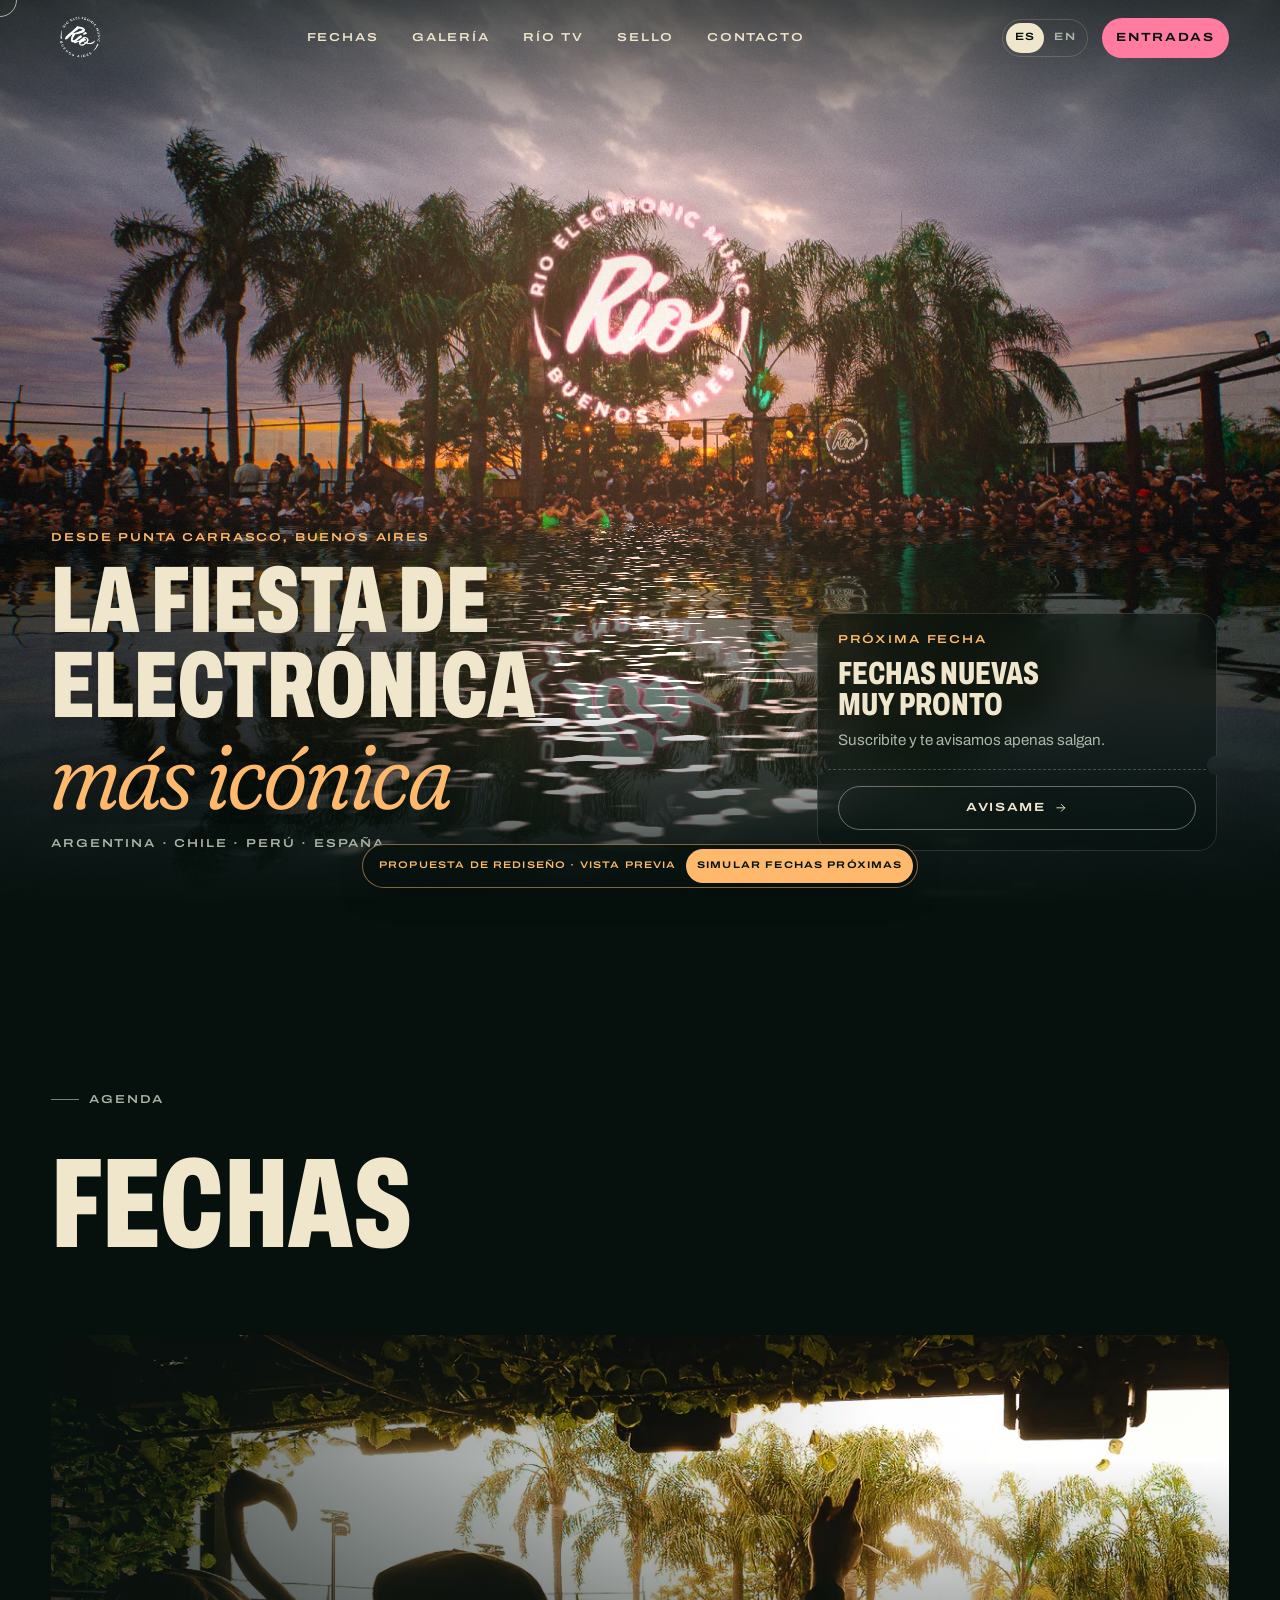
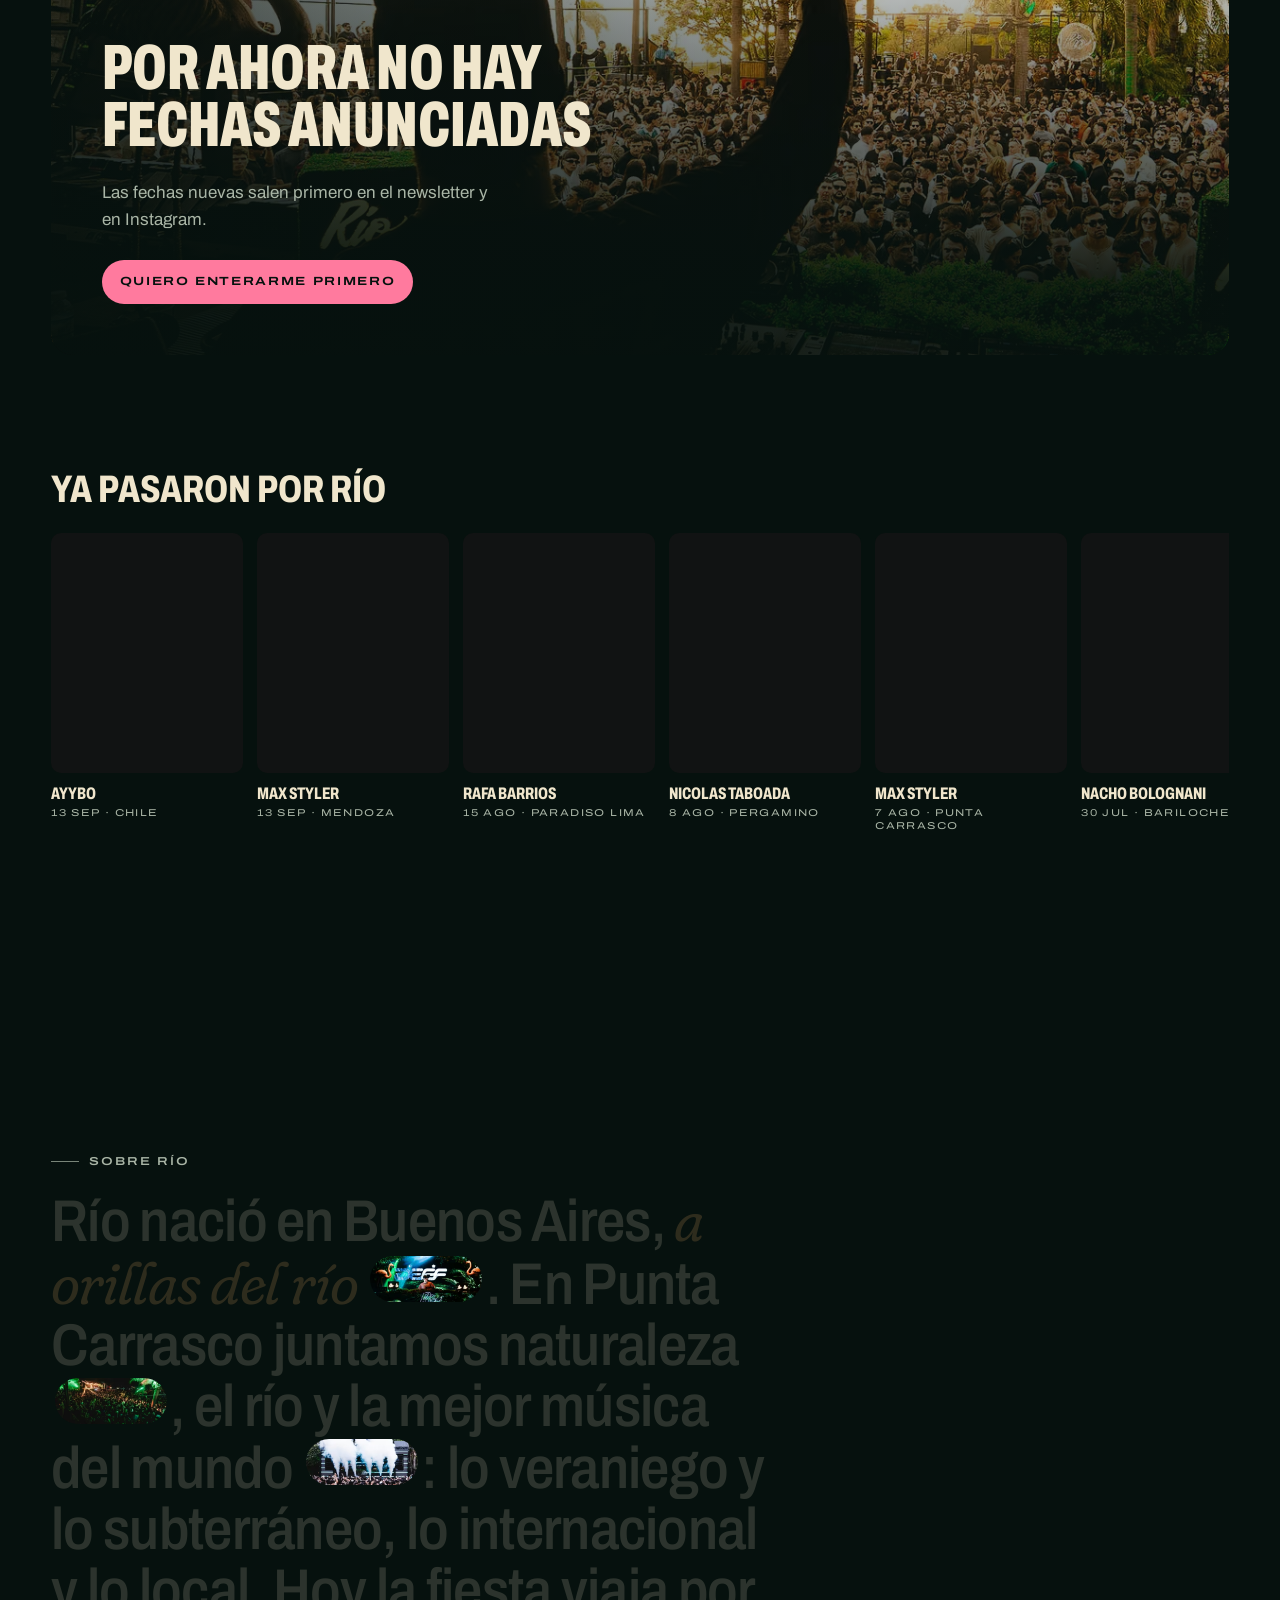
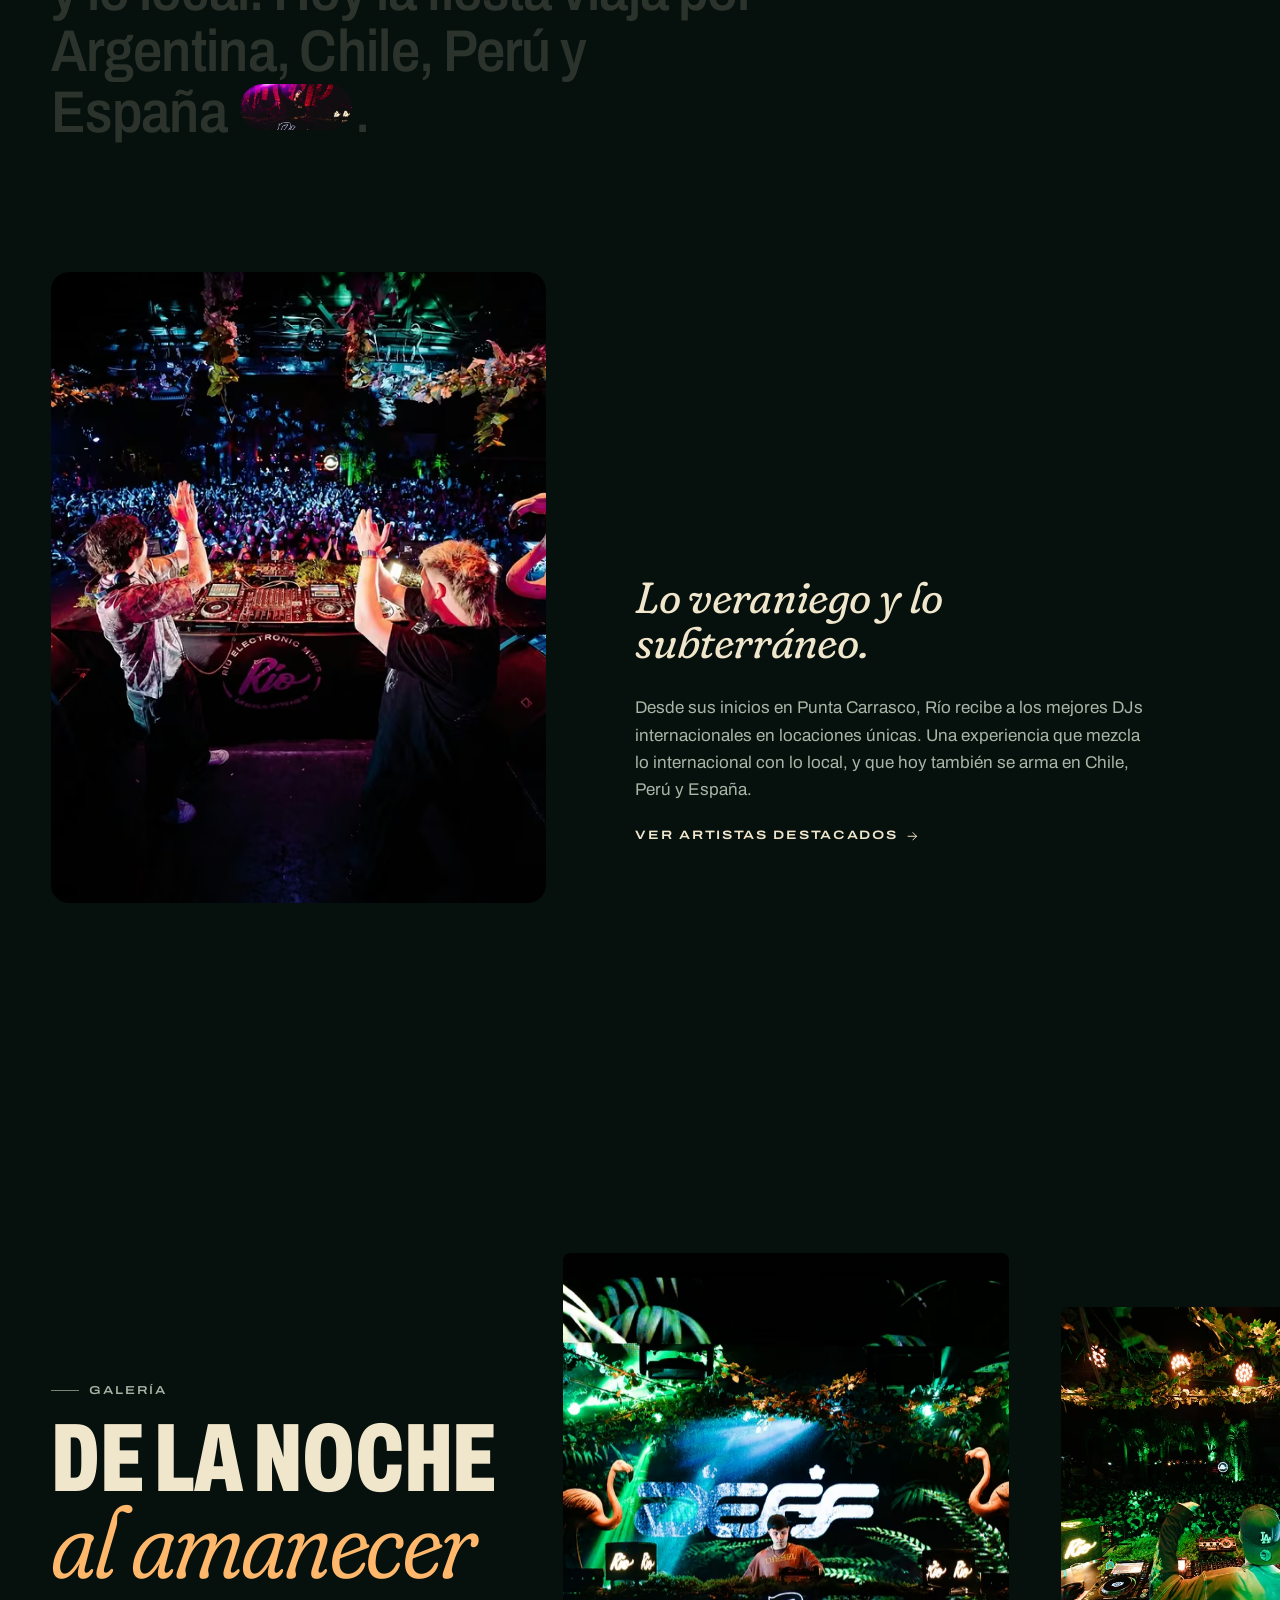
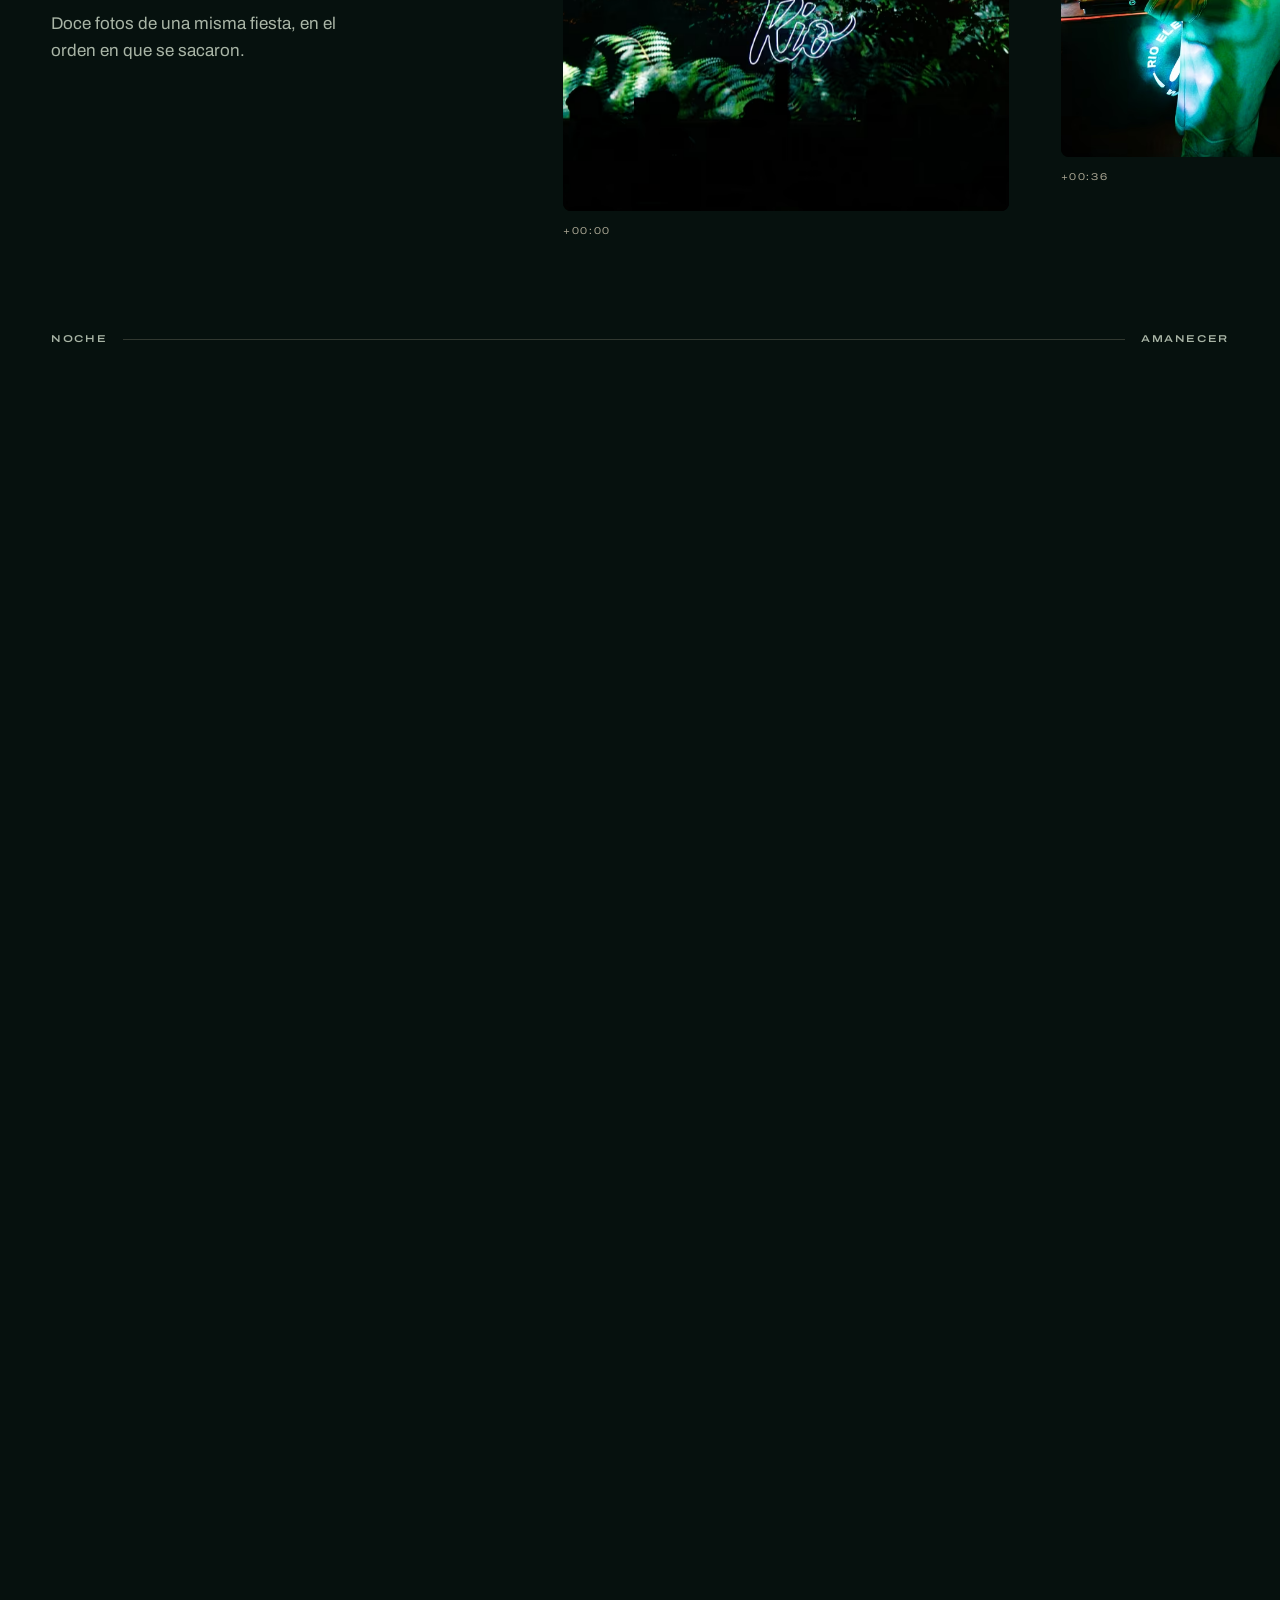
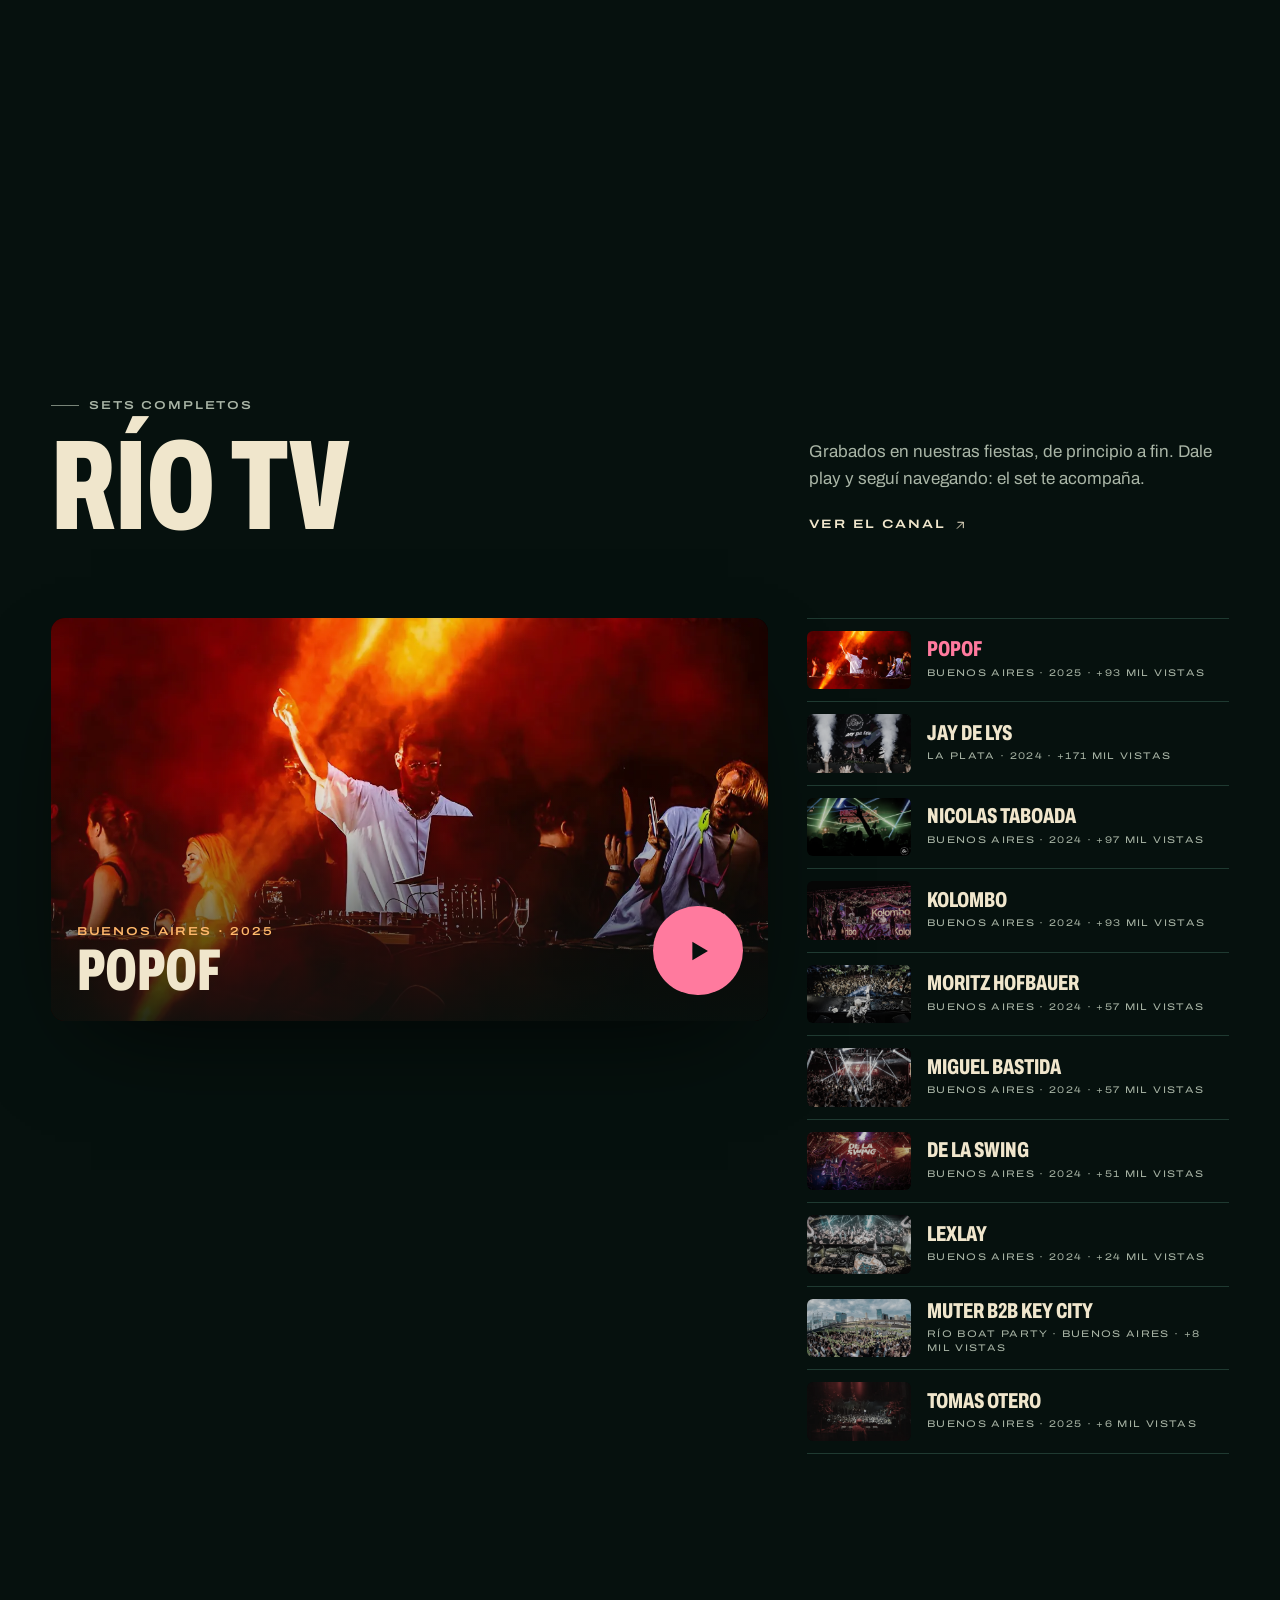
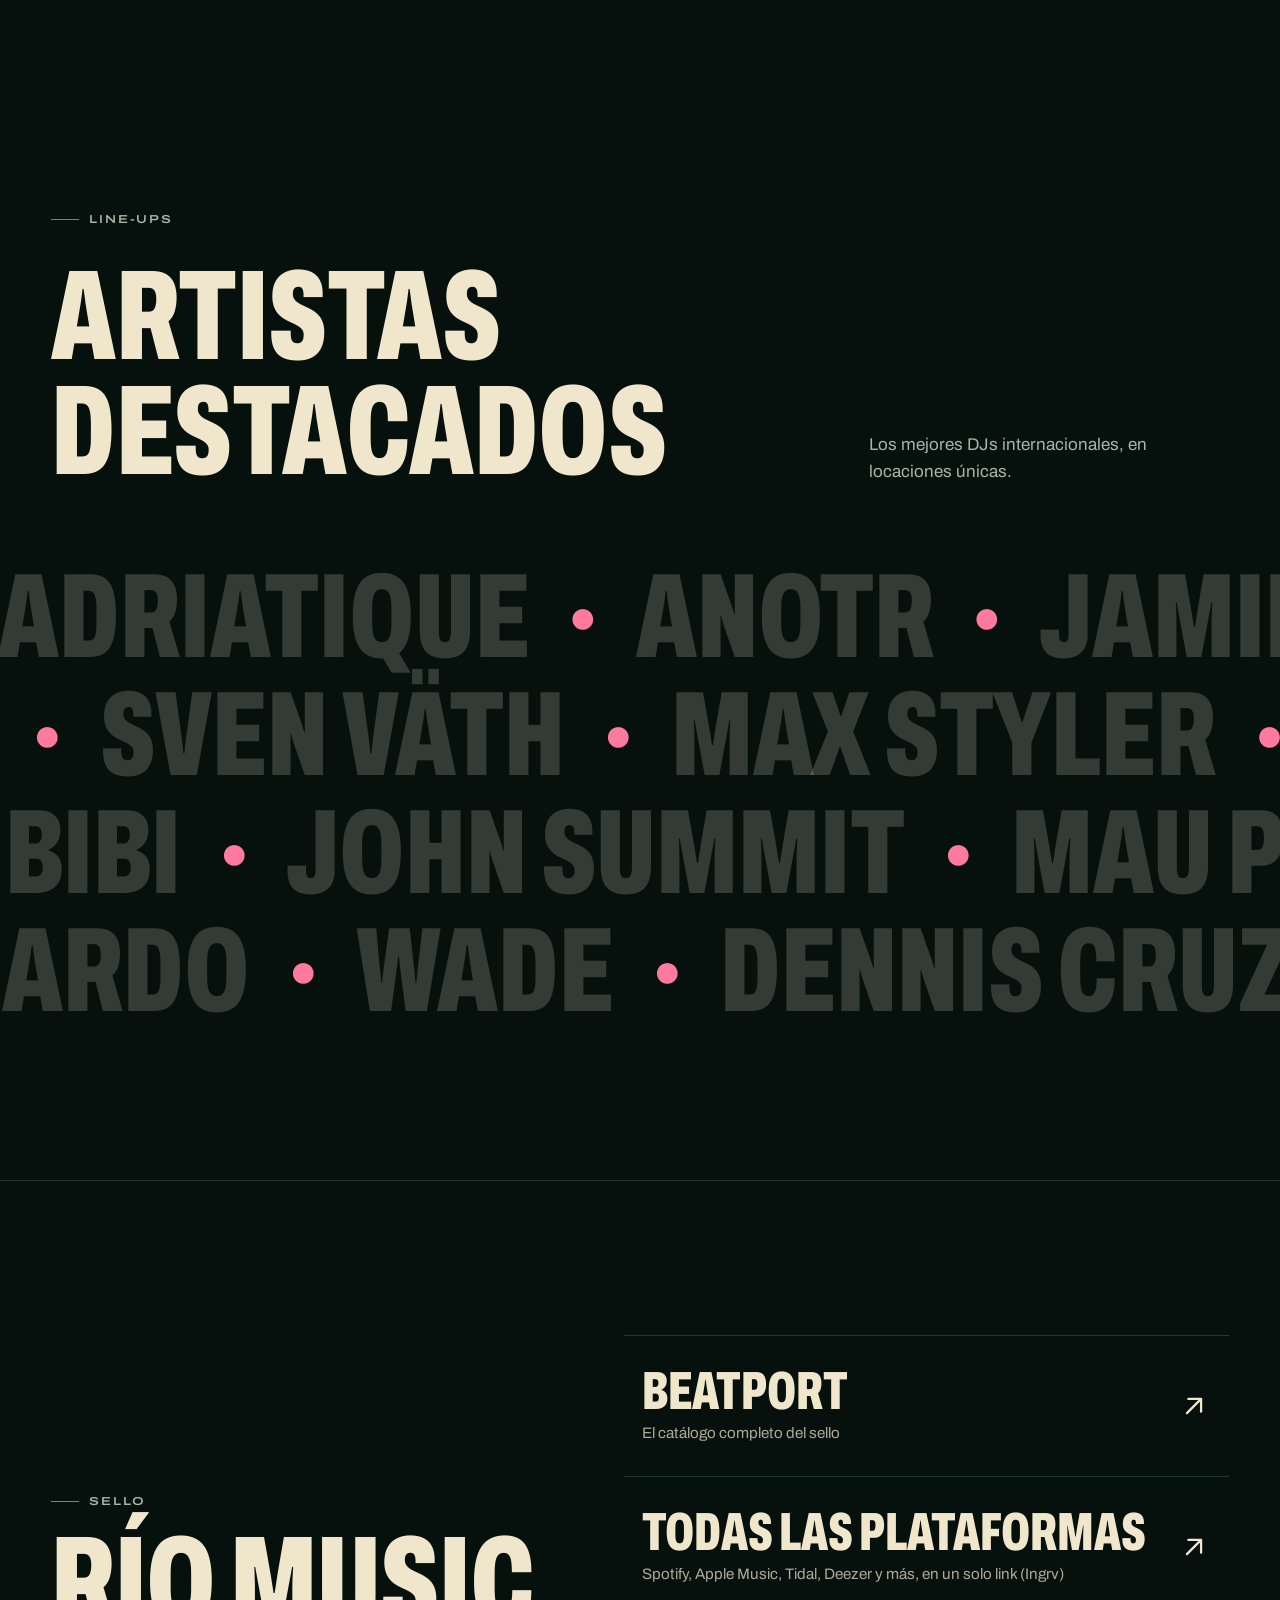
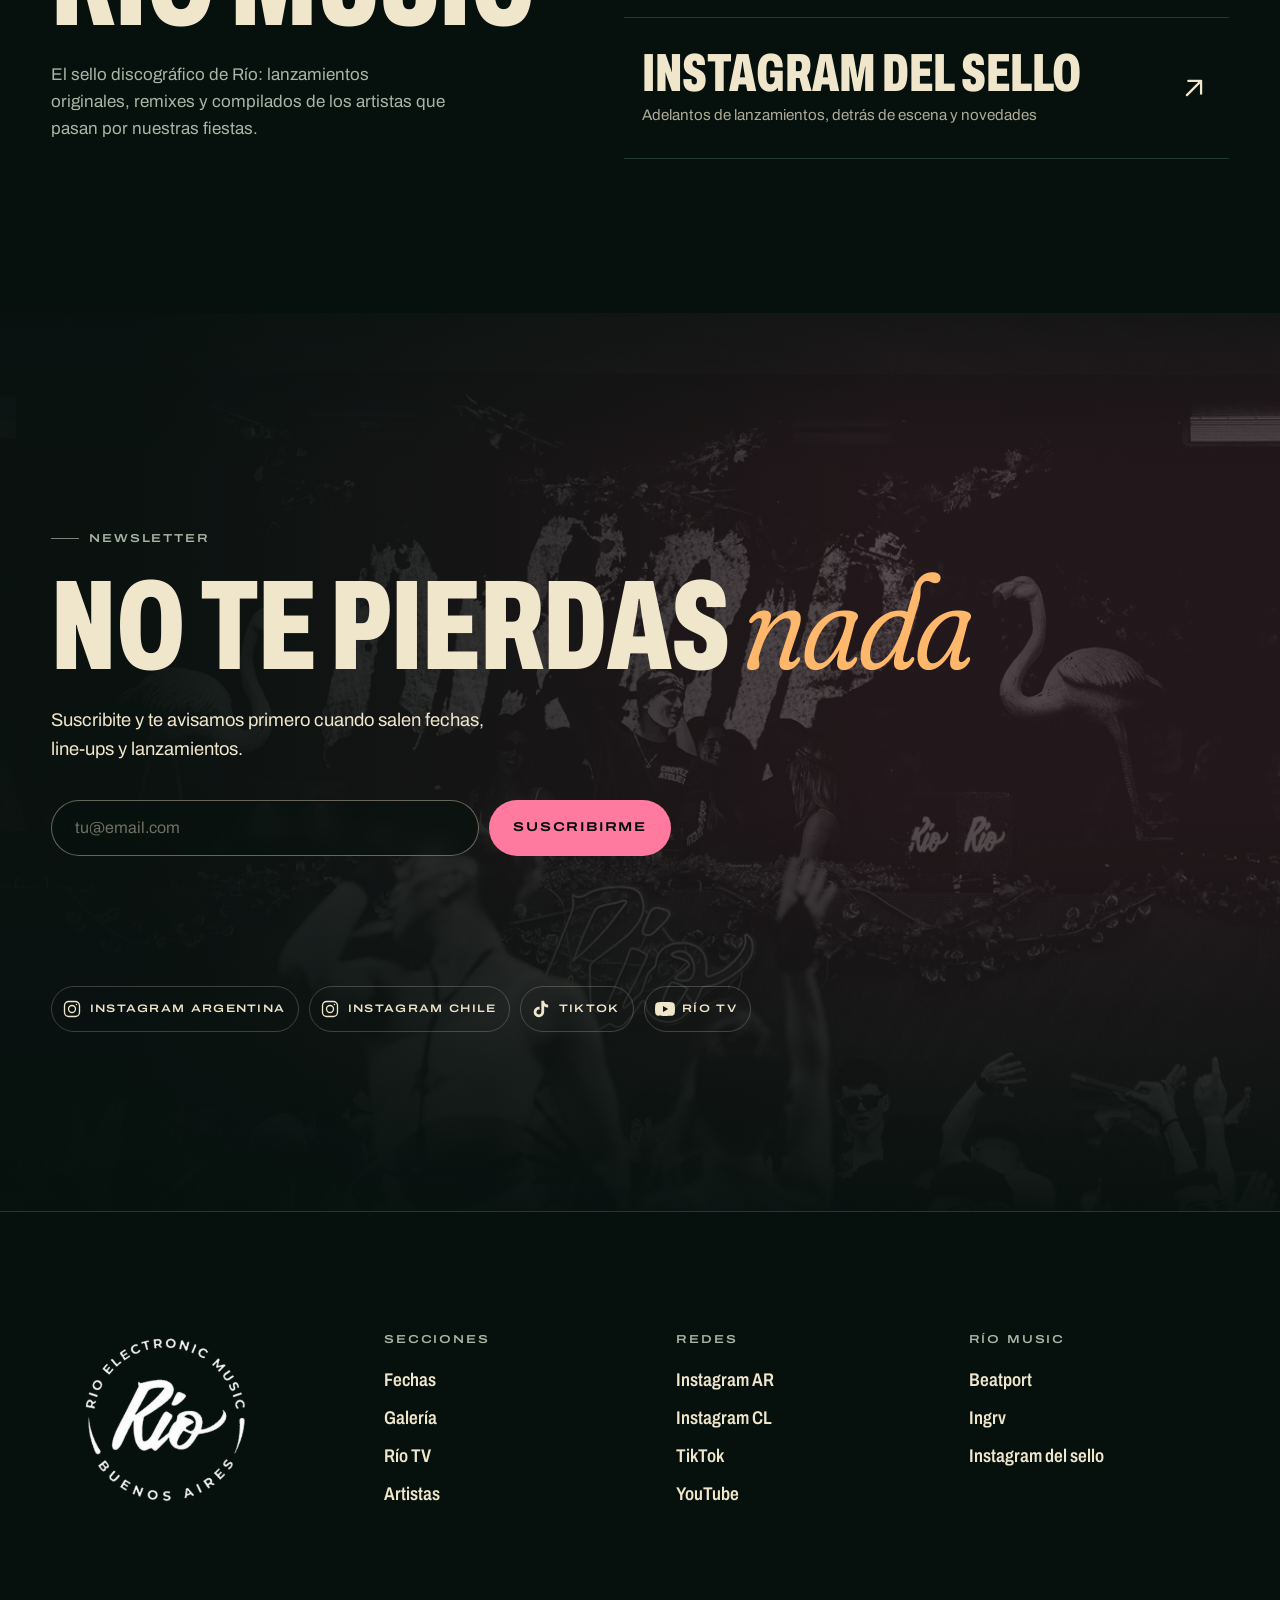
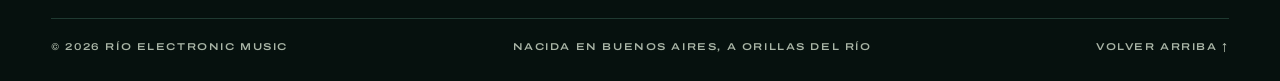
<file: index.html>
<!doctype html>
<html lang="es" class="no-js">
<head>
<meta charset="utf-8">
<meta name="viewport" content="width=device-width, initial-scale=1, viewport-fit=cover">
<title>Río Electronic Music — Fechas, line-ups y entradas</title>
<meta name="description" content="Río Electronic Music: la fiesta de electrónica más icónica de Argentina, Chile, Perú y España. Próximas fechas, line-ups, entradas, sets completos en Río TV y el sello Río Music.">
<link rel="canonical" href="https://rioelectronicmusic.com/">
<meta name="theme-color" content="#06110e">
<meta name="color-scheme" content="dark">

<link rel="icon" href="favicon.ico" sizes="48x48">
<link rel="icon" type="image/png" sizes="32x32" href="assets/img/brand/favicon-32.png">
<link rel="apple-touch-icon" href="assets/img/brand/apple-touch-icon.png">
<link rel="manifest" href="manifest.webmanifest">

<meta property="og:type" content="website">
<meta property="og:site_name" content="Río Electronic Music">
<meta property="og:title" content="Río Electronic Music">
<meta property="og:description" content="La fiesta de electrónica más icónica de Argentina, Chile, Perú y España. Próximas fechas, line-ups y entradas.">
<meta property="og:image" content="https://rioelectronicmusic.com/assets/img/brand/og-rio.jpg">
<meta property="og:image:width" content="1200">
<meta property="og:image:height" content="630">
<meta property="og:url" content="https://rioelectronicmusic.com/">
<meta property="og:locale" content="es_AR">
<meta property="og:locale:alternate" content="en_US">
<meta name="twitter:card" content="summary_large_image">
<meta name="twitter:title" content="Río Electronic Music">
<meta name="twitter:description" content="La fiesta de electrónica más icónica de Argentina, Chile, Perú y España.">
<meta name="twitter:image" content="https://rioelectronicmusic.com/assets/img/brand/og-rio.jpg">

<link rel="preload" href="assets/fonts/archivo-latin.woff2" as="font" type="font/woff2" crossorigin>
<link rel="preload" href="assets/fonts/fraunces-italic-latin.woff2" as="font" type="font/woff2" crossorigin>
<link rel="preload" href="assets/img/fotos/hero-1042.webp" as="image" fetchpriority="high" media="(max-width: 900px)">
<link rel="preload" href="assets/img/fotos/hero-1778.webp" as="image" fetchpriority="high" media="(min-width: 901px)">
<link rel="preload" href="assets/img/brand/logo-rio@2x.png" as="image">
<link rel="stylesheet" href="assets/css/main.css">

<script>
  // JS on: activa el loader. Si algo falla, a los 7 s se muestra la página igual.
  document.documentElement.classList.remove('no-js');
  document.documentElement.classList.add('js');
  // Las copias de prueba (GitHub Pages, etc.) no se indexan en Google: el sitio es rioelectronicmusic.com.
  if (!/(^|\.)rioelectronicmusic\.com$|\.netlify\.app$|^localhost$|^127\.0\.0\.1$/.test(location.hostname)) {
    var noindex = document.createElement('meta');
    noindex.name = 'robots';
    noindex.content = 'noindex';
    document.head.appendChild(noindex);
  }
  setTimeout(function () { document.documentElement.classList.add('is-loaded'); }, 7000);
  // Invitaciones y recuperos de contraseña del panel /admin (Netlify Identity + Decap CMS).
  if (/(invite|recovery|confirmation|email_change)_token=/.test(location.hash)) {
    var s = document.createElement('script');
    s.src = 'https://identity.netlify.com/v1/netlify-identity-widget.js';
    s.onload = function () {
      window.netlifyIdentity.on('init', function (user) {
        if (!user) window.netlifyIdentity.on('login', function () { location.href = '/admin/'; });
      });
    };
    document.head.appendChild(s);
  }
</script>

<script type="application/ld+json">
{
  "@context": "https://schema.org",
  "@type": "Organization",
  "name": "Río Electronic Music",
  "url": "https://rioelectronicmusic.com/",
  "logo": "https://rioelectronicmusic.com/assets/img/brand/icon-512.png",
  "description": "Fiesta de música electrónica nacida en Buenos Aires, con fechas en Argentina, Chile, Perú y España.",
  "foundingLocation": { "@type": "Place", "name": "Buenos Aires, Argentina" },
  "sameAs": [
    "https://www.instagram.com/rioelectronicmusic/",
    "https://www.tiktok.com/@rioelectronicmusic",
    "https://www.youtube.com/@rioelectronicmusictv",
    "https://www.beatport.com/es/label/rio-music/122264"
  ]
}
</script>
</head>
<body>
<a class="skip" href="#fechas" data-i18n="skip">Saltar a las fechas</a>

<!-- LOADER: la línea de carga se convierte en el horizonte del río -->
<div class="loader" aria-hidden="true">
  <span class="loader__count"><span data-count>000</span></span>
  <span class="loader__line"><i data-line></i></span>
  <span class="loader__brand">Río Electronic Music</span>
</div>

<!-- NAV -->
<header class="nav" data-nav>
  <a class="nav__brand" href="#inicio" aria-label="Río Electronic Music, inicio">
    <img class="nav__logo" src="assets/img/brand/logo-rio.png" alt="" width="426" height="348" data-spin>
  </a>
  <nav class="nav__links" aria-label="Principal" data-i18n-aria="nav.principal">
    <a href="#fechas" data-i18n="nav.fechas">Fechas</a>
    <a href="#galeria" data-i18n="nav.galeria">Galería</a>
    <a href="#tv">Río TV</a>
    <a href="#sello" data-i18n="nav.sello">Sello</a>
    <a href="#contacto" data-i18n="nav.contacto">Contacto</a>
  </nav>
  <div class="nav__tools">
    <div class="lang" role="group" aria-label="Idioma / Language">
      <button type="button" data-lang="es" aria-pressed="true">ES</button>
      <button type="button" data-lang="en" aria-pressed="false">EN</button>
    </div>
    <a class="btn btn--pill nav__cta" href="#fechas" data-i18n="nav.entradas">Entradas</a>
    <button class="nav__menu" type="button" popovertarget="menu" aria-label="Abrir menú" data-i18n-aria="nav.abrir"><span></span><span></span></button>
  </div>
  <i class="nav__progress" aria-hidden="true"></i>
</header>

<div class="menu" id="menu" popover>
  <nav class="menu__links" aria-label="Menú" data-i18n-aria="nav.menu">
    <a href="#fechas" data-i18n="nav.fechas">Fechas</a>
    <a href="#nosotros" data-i18n="nav.nosotros">Nosotros</a>
    <a href="#galeria" data-i18n="nav.galeria">Galería</a>
    <a href="#tv">Río TV</a>
    <a href="#artistas" data-i18n="nav.artistas">Artistas</a>
    <a href="#sello" data-i18n="nav.sello">Sello</a>
    <a href="#contacto" data-i18n="nav.contacto">Contacto</a>
  </nav>
  <div class="menu__foot">
    <a href="https://www.instagram.com/rioelectronicmusic/" target="_blank" rel="noopener">Instagram</a>
    <a href="https://www.tiktok.com/@rioelectronicmusic" target="_blank" rel="noopener">TikTok</a>
    <a href="https://www.youtube.com/@rioelectronicmusictv" target="_blank" rel="noopener">YouTube</a>
  </div>
  <button class="menu__close" type="button" popovertarget="menu" popovertargetaction="hide" data-i18n="nav.cerrar">Cerrar</button>
</div>

<main id="contenido">

  <!-- HERO: el logo sale como un sol sobre el río -->
  <section class="hero" id="inicio" data-hero>
    <canvas class="hero__gl" aria-hidden="true" data-gl></canvas>
    <div class="hero__fallback" aria-hidden="true">
      <picture>
        <source type="image/avif" srcset="assets/img/fotos/hero-1042.avif 1042w, assets/img/fotos/hero-1778.avif 1778w" sizes="100vw">
        <img src="assets/img/fotos/hero-1042.webp" srcset="assets/img/fotos/hero-1042.webp 1042w, assets/img/fotos/hero-1778.webp 1778w" sizes="100vw" alt="" width="1778" height="2048">
      </picture>
      <img class="hero__fallback-logo" src="assets/img/brand/logo-rio@2x.png" alt="" width="852" height="696">
    </div>

    <div class="hero__inner">
      <div class="hero__copy">
        <p class="hero__kicker u-util" data-i18n="hero.kicker">Desde Punta Carrasco, Buenos Aires</p>
        <h1 class="hero__title">
          <span class="sr-only">Río Electronic Music. </span>
          <span class="hero__claim" data-i18n-html="hero.claim">La fiesta de electrónica <em>más icónica</em></span>
        </h1>
        <p class="hero__countries u-util" data-i18n="hero.paises">Argentina · Chile · Perú · España</p>
      </div>
      <aside class="next" data-next aria-live="polite"></aside>
    </div>

  </section>

  <!-- FECHAS -->
  <section class="agenda" id="fechas" aria-labelledby="fechas-title">
    <div class="wrap">
      <header class="sec-head agenda__head">
        <p class="eyebrow" data-agenda-summary data-i18n="fechas.eyebrow">Agenda</p>
        <h2 class="sec-title" id="fechas-title" data-reveal data-i18n="fechas.title">Fechas</h2>
        <div class="agenda__filters" data-filters hidden>
          <div class="tabs" role="tablist" aria-label="País" data-i18n-aria="fechas.pais" data-paises></div>
          <div class="chips" data-meses></div>
        </div>
      </header>

      <ol class="agenda__list" data-lista></ol>

      <div class="agenda__empty" data-vacio hidden>
        <picture class="agenda__empty-bg" aria-hidden="true">
          <source type="image/avif" srcset="assets/img/fotos/dj-contraluz-700.avif 700w, assets/img/fotos/dj-contraluz-1245.avif 1245w" sizes="(min-width: 900px) 60vw, 100vw">
          <img src="assets/img/fotos/dj-contraluz-700.webp" srcset="assets/img/fotos/dj-contraluz-700.webp 700w, assets/img/fotos/dj-contraluz-1245.webp 1245w" sizes="(min-width: 900px) 60vw, 100vw" alt="" loading="lazy" decoding="async" width="1245" height="1600">
        </picture>
        <div class="agenda__empty-copy">
          <h3 class="agenda__empty-title" data-vacio-titulo>Por ahora no hay fechas anunciadas</h3>
          <p data-i18n="fechas.vacio.p">Las fechas nuevas salen primero en el newsletter y en Instagram.</p>
          <a class="btn btn--pill" href="#contacto" data-i18n="fechas.vacio.cta">Quiero enterarme primero</a>
        </div>
      </div>

      <div class="agenda__past" data-pasadas hidden>
        <h3 class="sub-title" data-i18n="fechas.pasadas">Ya pasaron por Río</h3>
        <ul class="past" data-pasadas-lista></ul>
      </div>
    </div>
    <div class="flyer-float" aria-hidden="true" data-flyer-float><img alt="" decoding="async"></div>
  </section>

  <!-- NOSOTROS -->
  <section class="manifiesto" id="nosotros" aria-labelledby="nosotros-title">
    <div class="wrap">
      <p class="eyebrow" data-i18n="nos.eyebrow">Sobre Río</p>
      <h2 class="sr-only" id="nosotros-title" data-i18n="nos.eyebrow">Sobre Río</h2>
      <p class="manifiesto__text" data-words data-i18n-html="nos.manifiesto">Río nació en Buenos Aires, <em>a orillas del río</em> <span class="pill" data-pill="dsc01112"></span>. En Punta Carrasco juntamos naturaleza <span class="pill" data-pill="dsc01966"></span>, el río y la mejor música del mundo <span class="pill" data-pill="dsc00033"></span>: lo veraniego y lo subterráneo, lo internacional y lo local. Hoy la fiesta viaja por Argentina, Chile, Perú y España <span class="pill" data-pill="dsc02040"></span>.</p>
    </div>

    <div class="wrap nos">
      <figure class="nos__foto" data-parallax>
        <picture>
          <source type="image/avif" srcset="assets/img/fotos/sobre-cabina-627.avif 627w, assets/img/fotos/sobre-cabina-1110.avif 1110w" sizes="(min-width: 900px) 40vw, 92vw">
          <img src="assets/img/fotos/sobre-cabina-627.webp" srcset="assets/img/fotos/sobre-cabina-627.webp 627w, assets/img/fotos/sobre-cabina-1110.webp 1110w" sizes="(min-width: 900px) 40vw, 92vw" alt="Dos DJs saludan al público desde la cabina de Río, junto a un flamenco" data-i18n-alt="nos.fotoalt" loading="lazy" decoding="async" width="1110" height="1417">
        </picture>
      </figure>
      <div class="nos__copy">
        <p class="nos__big voz" data-i18n="nos.voz">Lo veraniego y lo subterráneo.</p>
        <p data-i18n="nos.p2">Desde sus inicios en Punta Carrasco, Río recibe a los mejores DJs internacionales en locaciones únicas. Una experiencia que mezcla lo internacional con lo local, y que hoy también se arma en Chile, Perú y España.</p>
        <a class="link-arrow" href="#artistas"><span data-i18n="nos.verartistas">Ver artistas destacados</span><svg viewBox="0 0 24 24" aria-hidden="true"><path d="M5 12h14M13 6l6 6-6 6"/></svg></a>
      </div>
    </div>
  </section>

  <!-- GALERÍA: de la noche al amanecer -->
  <section class="galeria" id="galeria" aria-labelledby="galeria-title" data-galeria>
    <div class="galeria__pin" data-gal-pin>
      <div class="galeria__track" data-gal-track>
        <header class="galeria__head">
          <p class="eyebrow" data-i18n="gal.eyebrow">Galería</p>
          <h2 class="sec-title" id="galeria-title"><span data-i18n="gal.t1">De la noche</span> <em class="voz" data-i18n="gal.t2">al amanecer</em></h2>
          <p class="galeria__intro" data-i18n="gal.intro">Doce fotos de una misma fiesta, en el orden en que se sacaron.</p>
        </header>
        <ol class="galeria__fotos" data-gal-list></ol>
      </div>
      <div class="galeria__progress u-util" aria-hidden="true">
        <span data-i18n="gal.noche">Noche</span><i><b data-gal-bar></b></i><span data-i18n="gal.amanecer">Amanecer</span>
      </div>
    </div>
  </section>

  <!-- RÍO TV -->
  <section class="tv" id="tv" aria-labelledby="tv-title">
    <div class="wrap">
      <header class="sec-head tv__head">
        <div>
          <p class="eyebrow" data-i18n="tv.eyebrow">Sets completos</p>
          <h2 class="sec-title" id="tv-title" data-reveal>Río TV</h2>
        </div>
        <div class="tv__aside">
          <p data-i18n="tv.intro">Grabados en nuestras fiestas, de principio a fin. Dale play y seguí navegando: el set te acompaña.</p>
          <a class="link-arrow" href="https://www.youtube.com/@rioelectronicmusictv" target="_blank" rel="noopener"><span data-i18n="tv.canal">Ver el canal</span><svg viewBox="0 0 24 24" aria-hidden="true"><path d="M7 17 17 7M8 7h9v9"/></svg></a>
        </div>
      </header>
      <div class="tv__grid">
        <div class="tv__stage" data-stage>
          <div class="tv__player" data-player>
            <img class="tv__poster" data-poster alt="" decoding="async">
            <div class="tv__shade" aria-hidden="true"></div>
            <div class="tv__now">
              <span class="u-util" data-now-place></span>
              <span class="tv__now-dj" data-now-dj></span>
            </div>
            <button class="tv__play" type="button" data-play data-cursor="Play"><svg viewBox="0 0 24 24" aria-hidden="true"><path d="M8 5.5v13l11-6.5z"/></svg><span class="sr-only" data-play-label>Reproducir</span></button>
            <div class="tv__dockbar">
              <button type="button" data-undock class="u-util" data-i18n="tv.volver">Volver a Río TV</button>
              <button type="button" data-close aria-label="Cerrar reproductor" data-i18n-aria="tv.cerrar">×</button>
            </div>
          </div>
        </div>
        <ol class="tv__list" data-tv-list></ol>
      </div>
    </div>
  </section>

  <!-- ARTISTAS -->
  <section class="artistas" id="artistas" aria-labelledby="artistas-title">
    <div class="wrap artistas__head">
      <p class="eyebrow" data-i18n="art.eyebrow">Line-ups</p>
      <h2 class="sec-title" id="artistas-title" data-reveal data-i18n="art.title">Artistas destacados</h2>
      <p class="artistas__intro" data-i18n="art.intro">Los mejores DJs internacionales, en locaciones únicas.</p>
    </div>
    <ul class="sr-only" data-artistas-lista></ul>
    <div class="artistas__rows" aria-hidden="true" data-rows></div>
  </section>

  <!-- SELLO -->
  <section class="sello" id="sello" aria-labelledby="sello-title">
    <div class="wrap sello__grid">
      <div class="sello__copy">
        <p class="eyebrow" data-i18n="sello.eyebrow">Sello</p>
        <h2 class="sec-title" id="sello-title" data-reveal>Río Music</h2>
        <p data-i18n="sello.p">El sello discográfico de Río: lanzamientos originales, remixes y compilados de los artistas que pasan por nuestras fiestas.</p>
      </div>
      <ul class="sello__links">
        <li><a href="https://www.beatport.com/es/label/rio-music/122264" target="_blank" rel="noopener">
          <span class="sello__name">Beatport</span>
          <span class="sello__desc" data-i18n="sello.beatport">El catálogo completo del sello</span>
          <svg viewBox="0 0 24 24" aria-hidden="true"><path d="M7 17 17 7M8 7h9v9"/></svg></a></li>
        <li><a href="https://tr.ee/mF1VLbx1WH" target="_blank" rel="noopener">
          <span class="sello__name" data-i18n="sello.plataformas">Todas las plataformas</span>
          <span class="sello__desc" data-i18n="sello.ingrv">Spotify, Apple Music, Tidal, Deezer y más, en un solo link (Ingrv)</span>
          <svg viewBox="0 0 24 24" aria-hidden="true"><path d="M7 17 17 7M8 7h9v9"/></svg></a></li>
        <li><a href="https://tr.ee/904EF9VFOf" target="_blank" rel="noopener">
          <span class="sello__name" data-i18n="sello.ig">Instagram del sello</span>
          <span class="sello__desc" data-i18n="sello.igdesc">Adelantos de lanzamientos, detrás de escena y novedades</span>
          <svg viewBox="0 0 24 24" aria-hidden="true"><path d="M7 17 17 7M8 7h9v9"/></svg></a></li>
      </ul>
    </div>
  </section>

  <!-- NEWSLETTER + REDES -->
  <section class="contacto" id="contacto" aria-labelledby="contacto-title">
    <picture class="contacto__bg" aria-hidden="true" data-parallax-bg>
      <source type="image/avif" srcset="assets/img/fotos/escenario-dia-696.avif 696w, assets/img/fotos/escenario-dia-1237.avif 1237w" sizes="100vw">
      <img src="assets/img/fotos/escenario-dia-696.webp" srcset="assets/img/fotos/escenario-dia-696.webp 696w, assets/img/fotos/escenario-dia-1237.webp 1237w" sizes="100vw" alt="" loading="lazy" decoding="async" width="1237" height="1600">
    </picture>
    <div class="wrap contacto__inner">
      <p class="eyebrow" data-i18n="news.eyebrow">Newsletter</p>
      <h2 class="sec-title" id="contacto-title" data-i18n-html="news.title">No te pierdas <em class="voz">nada</em></h2>
      <p class="contacto__p" data-i18n="news.p">Suscribite y te avisamos primero cuando salen fechas, line-ups y lanzamientos.</p>

      <form class="news" name="newsletter" method="POST" data-netlify="true" netlify-honeypot="bot-field" novalidate data-news>
        <input type="hidden" name="form-name" value="newsletter">
        <p class="hp" aria-hidden="true"><label>No completar <input name="bot-field" tabindex="-1" autocomplete="off"></label></p>
        <label class="news__field">
          <span class="sr-only" data-i18n="news.label">Tu email</span>
          <input type="email" name="email" required autocomplete="email" inputmode="email" placeholder="tu@email.com" data-i18n-placeholder="news.placeholder">
        </label>
        <button class="btn btn--pill btn--big" type="submit" data-i18n="news.btn">Suscribirme</button>
        <p class="news__msg" role="status" aria-live="polite" data-news-msg></p>
      </form>

      <ul class="redes">
        <li><a href="https://www.instagram.com/rioelectronicmusic/" target="_blank" rel="noopener"><svg viewBox="0 0 24 24" aria-hidden="true"><rect x="3" y="3" width="18" height="18" rx="5"/><circle cx="12" cy="12" r="4.2"/><circle cx="17.3" cy="6.7" r=".9" class="fill"/></svg><span>Instagram Argentina</span></a></li>
        <li><a href="https://tr.ee/jq47GX-98a" target="_blank" rel="noopener"><svg viewBox="0 0 24 24" aria-hidden="true"><rect x="3" y="3" width="18" height="18" rx="5"/><circle cx="12" cy="12" r="4.2"/><circle cx="17.3" cy="6.7" r=".9" class="fill"/></svg><span>Instagram Chile</span></a></li>
        <li><a href="https://www.tiktok.com/@rioelectronicmusic" target="_blank" rel="noopener"><svg viewBox="0 0 24 24" aria-hidden="true"><path class="fill" d="M19.6 6.7a4.8 4.8 0 0 1-3.8-4.3V2h-3.4v13.7a2.9 2.9 0 1 1-2.1-2.8V9.4a6.3 6.3 0 1 0 5.5 6.3V8.7a8.2 8.2 0 0 0 4.8 1.5V6.8z"/></svg><span>TikTok</span></a></li>
        <li><a href="https://www.youtube.com/@rioelectronicmusictv" target="_blank" rel="noopener"><svg viewBox="0 0 24 24" aria-hidden="true"><path class="fill" d="M23.5 6.2a3 3 0 0 0-2.1-2.1C19.5 3.6 12 3.6 12 3.6s-7.5 0-9.4.5A3 3 0 0 0 .5 6.2 31 31 0 0 0 0 12a31 31 0 0 0 .5 5.8 3 3 0 0 0 2.1 2.1c1.9.5 9.4.5 9.4.5s7.5 0 9.4-.5a3 3 0 0 0 2.1-2.1A31 31 0 0 0 24 12a31 31 0 0 0-.5-5.8zM9.6 15.6V8.4l6.2 3.6z"/></svg><span>Río TV</span></a></li>
      </ul>
    </div>
  </section>
</main>

<footer class="pie">
  <div class="wrap pie__top">
    <img class="pie__logo" src="assets/img/brand/logo-rio@2x.png" alt="Río Electronic Music, Buenos Aires" width="852" height="696" loading="lazy" decoding="async">
    <div class="pie__cols">
      <nav aria-label="Secciones" data-i18n-aria="pie.secciones">
        <p class="u-util" data-i18n="pie.secciones">Secciones</p>
        <a href="#fechas" data-i18n="nav.fechas">Fechas</a>
        <a href="#galeria" data-i18n="nav.galeria">Galería</a>
        <a href="#tv">Río TV</a>
        <a href="#artistas" data-i18n="nav.artistas">Artistas</a>
      </nav>
      <nav aria-label="Redes" data-i18n-aria="pie.redes">
        <p class="u-util" data-i18n="pie.redes">Redes</p>
        <a href="https://www.instagram.com/rioelectronicmusic/" target="_blank" rel="noopener">Instagram AR</a>
        <a href="https://tr.ee/jq47GX-98a" target="_blank" rel="noopener">Instagram CL</a>
        <a href="https://www.tiktok.com/@rioelectronicmusic" target="_blank" rel="noopener">TikTok</a>
        <a href="https://www.youtube.com/@rioelectronicmusictv" target="_blank" rel="noopener">YouTube</a>
      </nav>
      <nav aria-label="Río Music">
        <p class="u-util">Río Music</p>
        <a href="https://www.beatport.com/es/label/rio-music/122264" target="_blank" rel="noopener">Beatport</a>
        <a href="https://tr.ee/mF1VLbx1WH" target="_blank" rel="noopener">Ingrv</a>
        <a href="https://tr.ee/904EF9VFOf" target="_blank" rel="noopener" data-i18n="pie.igsello">Instagram del sello</a>
      </nav>
    </div>
  </div>
  <div class="wrap pie__bottom u-util">
    <span>© <span data-year>2026</span> Río Electronic Music</span>
    <span data-i18n="pie.hecho">Nacida en Buenos Aires, a orillas del río</span>
    <a href="#inicio" data-i18n="pie.arriba">Volver arriba ↑</a>
  </div>
</footer>

<dialog class="lightbox" data-lightbox aria-label="Foto ampliada" data-i18n-aria="lb.label">
  <figure class="lightbox__fig">
    <img class="lightbox__img" data-lb-img alt="">
    <figcaption class="lightbox__cap" data-lb-cap></figcaption>
  </figure>
  <button class="lightbox__btn lightbox__close" type="button" data-lb-close aria-label="Cerrar" data-i18n-aria="lb.cerrar">×</button>
  <button class="lightbox__btn lightbox__prev" type="button" data-lb-prev aria-label="Foto anterior" data-i18n-aria="lb.prev">←</button>
  <button class="lightbox__btn lightbox__next" type="button" data-lb-next aria-label="Foto siguiente" data-i18n-aria="lb.next">→</button>
  <p class="lightbox__count u-util" data-lb-count></p>
</dialog>

<div class="cursor" aria-hidden="true" data-cursor-el><span class="cursor__ring"><b class="cursor__label" data-cursor-label></b></span></div>

<script src="assets/vendor/gsap.min.js" defer></script>
<script src="assets/vendor/ScrollTrigger.min.js" defer></script>
<script src="assets/vendor/SplitText.min.js" defer></script>
<script src="assets/vendor/lenis.min.js" defer></script>
<script type="module" src="assets/js/main.js"></script>
</body>
</html>
</file>
<file: assets/css/main.css>
/* ==========================================================================
   Río Electronic Music — estilos
   Concepto: el logo sale como un sol sobre el río. Paleta tomada de las fotos:
   el río de noche, la crema de la marca, el flamenco del escenario y el ámbar del amanecer.
   ========================================================================== */

/* ---------- Fuentes (variables, servidas desde el propio sitio) ---------- */
@font-face {
  font-family: "Archivo";
  src: url("../fonts/archivo-latin.woff2") format("woff2");
  font-weight: 100 900; font-stretch: 62% 125%; font-style: normal; font-display: swap;
  unicode-range: U+0000-00FF, U+0131, U+0152-0153, U+02BB-02BC, U+02C6, U+02DA, U+02DC, U+0304, U+0308, U+0329, U+2000-206F, U+20AC, U+2122, U+2191, U+2193, U+2212, U+2215, U+FEFF, U+FFFD;
}
@font-face {
  font-family: "Archivo";
  src: url("../fonts/archivo-latin-ext.woff2") format("woff2");
  font-weight: 100 900; font-stretch: 62% 125%; font-style: normal; font-display: swap;
  unicode-range: U+0100-02BA, U+02BD-02C5, U+02C7-02CC, U+02CE-02D7, U+02DD-02FF, U+0304, U+0308, U+0329, U+1D00-1DBF, U+1E00-1E9F, U+1EF2-1EFF, U+2020, U+20A0-20AB, U+20AD-20C4, U+2113, U+2C60-2C7F, U+A720-A7FF;
}
@font-face {
  font-family: "Fraunces";
  src: url("../fonts/fraunces-italic-latin.woff2") format("woff2");
  font-weight: 300 900; font-style: italic; font-display: swap;
  unicode-range: U+0000-00FF, U+0131, U+0152-0153, U+02BB-02BC, U+02C6, U+02DA, U+02DC, U+0304, U+0308, U+0329, U+2000-206F, U+20AC, U+2122, U+2191, U+2193, U+2212, U+2215, U+FEFF, U+FFFD;
}
@font-face {
  font-family: "Fraunces";
  src: url("../fonts/fraunces-italic-latin-ext.woff2") format("woff2");
  font-weight: 300 900; font-style: italic; font-display: swap;
  unicode-range: U+0100-02BA, U+02BD-02C5, U+02C7-02CC, U+02CE-02D7, U+02DD-02FF, U+0304, U+0308, U+0329, U+1D00-1DBF, U+1E00-1E9F, U+1EF2-1EFF, U+2020, U+20A0-20AB, U+20AD-20C4, U+2113, U+2C60-2C7F, U+A720-A7FF;
}

/* ---------- Tokens ---------- */
:root {
  --noche: #06110e;      /* el río de noche: fondo */
  --rio: #0b1d18;        /* superficies elevadas */
  --hoja: #1f3a31;       /* líneas y bordes */
  --crema: #f0e6cc;      /* texto principal (crema de la marca) */
  --bruma: #a9b5a6;      /* texto secundario */
  --sol: #ffb86b;        /* el amanecer: brillos */
  --flamenco: #ff7a9e;   /* acciones: entradas, links, foco */
  --tinta: #06110e;      /* texto sobre flamenco o crema */

  --f-display: "Archivo", "Arial Narrow", "Helvetica Neue", sans-serif;
  --f-voz: "Fraunces", "Iowan Old Style", Georgia, serif;

  --ease-out: cubic-bezier(.16, 1, .3, 1);
  --ease-io: cubic-bezier(.65, 0, .35, 1);
  --gutter: clamp(16px, 4vw, 56px);
  --maxw: 1480px;
  --hz: 58%;             /* altura del horizonte en el hero (desde arriba) */
  color-scheme: dark;
}

/* ---------- Base ---------- */
*, *::before, *::after { box-sizing: border-box; }
html { -webkit-text-size-adjust: 100%; text-size-adjust: 100%; scroll-padding-top: 84px; }
html.lenis, html.lenis body { height: auto; }
.lenis.lenis-smooth { scroll-behavior: auto !important; }
.lenis.lenis-stopped { overflow: clip; }
body {
  margin: 0;
  background: var(--noche);
  color: var(--crema);
  font-family: var(--f-display);
  font-size: 1.0625rem;
  font-stretch: 100%;
  font-weight: 400;
  line-height: 1.6;
  overflow-x: clip;
  -webkit-font-smoothing: antialiased;
  -moz-osx-font-smoothing: grayscale;
}
img, svg, video, canvas { display: block; max-width: 100%; }
img { height: auto; }
a { color: inherit; text-decoration: none; }
button { font: inherit; color: inherit; background: none; border: 0; padding: 0; cursor: pointer; }
p { margin: 0 0 1em; text-wrap: pretty; }
h1, h2, h3 { margin: 0; text-wrap: balance; }
ol, ul { margin: 0; padding: 0; list-style: none; }
:focus-visible { outline: 2px solid var(--flamenco); outline-offset: 4px; border-radius: 6px; }
::selection { background: var(--flamenco); color: var(--tinta); }
svg path, svg rect, svg circle { fill: none; stroke: currentColor; stroke-width: 1.6; stroke-linecap: round; stroke-linejoin: round; }
svg .fill { fill: currentColor; stroke: none; }

/* grano fílmico, fijo y liviano */
body::after {
  content: "";
  position: fixed; inset: 0; z-index: 90; pointer-events: none;
  opacity: .06; mix-blend-mode: overlay;
  background: url("data:image/svg+xml,%3Csvg xmlns='http://www.w3.org/2000/svg' width='160' height='160'%3E%3Cfilter id='n'%3E%3CfeTurbulence type='fractalNoise' baseFrequency='.9' numOctaves='3' stitchTiles='stitch'/%3E%3C/filter%3E%3Crect width='100%25' height='100%25' filter='url(%23n)'/%3E%3C/svg%3E");
}

.sr-only {
  position: absolute !important; width: 1px; height: 1px; padding: 0; margin: -1px;
  overflow: hidden; clip: rect(0 0 0 0); white-space: nowrap; border: 0;
}
.skip {
  position: fixed; left: 16px; top: -60px; z-index: 300;
  background: var(--crema); color: var(--tinta); padding: .7em 1.1em; border-radius: 999px;
  transition: top .3s var(--ease-out);
}
.skip:focus { top: 16px; }

.wrap { width: min(100% - 2 * var(--gutter), var(--maxw)); margin-inline: auto; }

/* ---------- Tipografía ---------- */
.u-util, .eyebrow {
  font-stretch: 125%;
  font-weight: 560;
  font-size: .72rem;
  line-height: 1.3;
  letter-spacing: .16em;
  text-transform: uppercase;
}
.eyebrow {
  display: flex; align-items: center; gap: .9em;
  color: var(--bruma);
  margin: 0 0 1.25rem;
}
.eyebrow::before { content: ""; width: 2.4em; height: 1px; background: currentColor; opacity: .7; }

.sec-title {
  font-stretch: 62%;
  font-weight: 820;
  font-size: clamp(3.2rem, 10vw, 9.6rem);
  line-height: .84;
  letter-spacing: -.004em;
  text-transform: uppercase;
}
.voz {
  font-family: var(--f-voz);
  font-style: italic;
  font-weight: 380;
  font-stretch: normal;
  font-variation-settings: "SOFT" 100, "WONK" 1;
  text-transform: none;
  letter-spacing: -.015em;
}
.sec-title .voz { font-size: 1.04em; font-weight: 340; color: var(--sol); }
.sub-title {
  font-stretch: 75%;
  font-weight: 760;
  font-size: clamp(1.6rem, 3vw, 2.4rem);
  line-height: 1;
  text-transform: uppercase;
}

/* líneas que se revelan (SplitText): margen extra para acentos (Ó, Í) y cursivas */
.line-mask { overflow: clip; padding: .18em .16em .06em 0; margin: -.18em -.16em -.06em 0; }

/* ---------- Botones y links ---------- */
.btn {
  --bg: transparent; --fg: var(--crema);
  display: inline-flex; align-items: center; justify-content: center; gap: .7em;
  min-height: 44px;
  padding: .9em 1.45em;
  border-radius: 999px;
  background: var(--bg); color: var(--fg);
  font-stretch: 125%; font-weight: 640; font-size: .74rem; letter-spacing: .14em; text-transform: uppercase;
  line-height: 1;
  white-space: nowrap;
  transition: background-color .35s var(--ease-out), color .35s var(--ease-out);
}
.btn svg { width: 1.15em; height: 1.15em; transition: transform .45s var(--ease-out); }
.btn:hover svg { transform: translateX(3px); }
.btn--pill { --bg: var(--flamenco); --fg: var(--tinta); }
.btn--pill:hover { --bg: var(--crema); }
.btn--line { border: 1px solid color-mix(in oklab, var(--crema) 40%, transparent); }
.btn--line:hover { --bg: var(--crema); --fg: var(--tinta); }
.btn--big { min-height: 56px; padding-inline: 1.9em; font-size: .8rem; }

.link-arrow {
  display: inline-flex; align-items: center; gap: .6em;
  font-stretch: 125%; font-weight: 600; font-size: .76rem; letter-spacing: .14em; text-transform: uppercase;
  padding-block: .5em;
  background: linear-gradient(currentColor, currentColor) 0 100% / 0 1px no-repeat;
  transition: background-size .5s var(--ease-out), color .3s;
}
.link-arrow svg { width: 1.2em; height: 1.2em; transition: transform .45s var(--ease-out); }
.link-arrow:hover { color: var(--flamenco); background-size: 100% 1px; }
.link-arrow:hover svg { transform: translate(3px, 0); }

/* ---------- Loader: la línea de carga es el horizonte ---------- */
.loader { display: none; }
.js .loader {
  display: block;
  position: fixed; inset: 0; z-index: 200;
  background: var(--noche);
  transition: opacity .9s var(--ease-out), visibility 0s linear .9s;
}
.js.is-loaded .loader { opacity: 0; visibility: hidden; }
.loader__line { position: absolute; left: 0; right: 0; top: var(--hz); height: 1px; }
.loader__line i {
  display: block; height: 1px;
  background: linear-gradient(90deg, transparent, var(--sol) 30%, #fff3dc 50%, var(--sol) 70%, transparent);
  box-shadow: 0 0 14px 1px color-mix(in oklab, var(--sol) 70%, transparent);
  transform: scaleX(var(--p, 0));
  transition: transform .5s var(--ease-out);
}
.loader__count, .loader__brand {
  position: absolute; left: 50%; translate: -50% 0;
  font-stretch: 125%; font-size: .7rem; letter-spacing: .3em; text-transform: uppercase; color: var(--bruma);
}
.loader__count { top: calc(var(--hz) - 2.6rem); font-variant-numeric: tabular-nums; color: var(--crema); }
.loader__brand { top: calc(var(--hz) + 1.4rem); }

/* ---------- Nav ---------- */
.nav {
  position: fixed; inset: 0 0 auto 0; z-index: 80;
  display: flex; align-items: center; justify-content: space-between; gap: 1rem;
  padding: calc(14px + env(safe-area-inset-top, 0px)) calc(var(--gutter) + env(safe-area-inset-right, 0px)) 14px calc(var(--gutter) + env(safe-area-inset-left, 0px));
  transition: transform .6s var(--ease-out), background-color .5s, backdrop-filter .5s;
}
.nav.is-hidden { transform: translateY(-110%); }
.nav.is-solid {
  background: color-mix(in oklab, var(--noche) 74%, transparent);
  -webkit-backdrop-filter: blur(16px) saturate(1.25);
  backdrop-filter: blur(16px) saturate(1.25);
}
.nav__brand { flex: none; }
.nav__logo { width: 58px; transition: opacity .4s; }
.nav__links { display: flex; gap: clamp(1.1rem, 2.6vw, 2.6rem); }
.nav__links a {
  font-stretch: 125%; font-weight: 560; font-size: .72rem; letter-spacing: .16em; text-transform: uppercase;
  padding: .6em 0;
  background: linear-gradient(var(--flamenco), var(--flamenco)) 50% 100% / 0 1px no-repeat;
  transition: background-size .45s var(--ease-out), color .3s;
}
.nav__links a:hover { background-size: 100% 1px; }
.nav__tools { display: flex; align-items: center; gap: 14px; }
.lang { display: flex; gap: 2px; padding: 3px; border-radius: 999px; border: 1px solid color-mix(in oklab, var(--crema) 18%, transparent); }
.lang button {
  font-stretch: 125%; font-weight: 600; font-size: .66rem; letter-spacing: .12em;
  min-width: 38px; min-height: 30px; border-radius: 999px; color: var(--bruma);
  transition: background-color .3s, color .3s;
}
.lang button[aria-pressed="true"] { background: var(--crema); color: var(--tinta); }
.nav__cta { min-height: 40px; padding: .8em 1.2em; }
.nav__menu { display: none; width: 44px; height: 44px; border-radius: 50%; border: 1px solid color-mix(in oklab, var(--crema) 25%, transparent); position: relative; }
.nav__menu span { position: absolute; left: 13px; right: 13px; height: 1.5px; background: var(--crema); }
.nav__menu span:first-child { top: 18px; }
.nav__menu span:last-child { top: 24px; }
.nav__progress {
  position: absolute; left: 0; bottom: 0; width: 100%; height: 1px;
  background: var(--flamenco); transform-origin: 0 50%; transform: scaleX(0); opacity: 0;
  transition: opacity .4s;
}
.nav.is-solid .nav__progress { opacity: 1; }
@supports (animation-timeline: scroll()) {
  .nav__progress { animation: progreso linear both; animation-timeline: scroll(root); }
  @keyframes progreso { to { transform: scaleX(1); } }
}

/* menú móvil: Popover API nativa */
.menu {
  position: fixed; inset: 0; width: 100%; height: 100%; max-width: none; max-height: none;
  margin: 0; padding: 96px var(--gutter) 40px; border: 0;
  background: var(--noche); color: var(--crema);
  display: none; flex-direction: column; justify-content: space-between;
  opacity: 0; translate: 0 -12px;
  transition: opacity .45s var(--ease-out), translate .45s var(--ease-out), display .45s allow-discrete, overlay .45s allow-discrete;
}
.menu:popover-open { display: flex; opacity: 1; translate: 0 0; }
@starting-style { .menu:popover-open { opacity: 0; translate: 0 -12px; } }
.menu::backdrop { background: transparent; }
.menu__links { display: grid; gap: .1em; }
.menu__links a {
  font-stretch: 62%; font-weight: 820; font-size: clamp(3rem, 15vw, 6rem); line-height: .95; text-transform: uppercase;
  transition: color .3s, font-stretch .5s var(--ease-out);
}
.menu__links a:hover, .menu__links a:focus-visible { color: var(--flamenco); font-stretch: 85%; }
.menu__foot { display: flex; flex-wrap: wrap; gap: 1.4rem; font-stretch: 125%; font-size: .74rem; letter-spacing: .14em; text-transform: uppercase; color: var(--bruma); }
.menu__close {
  position: absolute; top: calc(18px + env(safe-area-inset-top, 0px)); right: calc(var(--gutter) + env(safe-area-inset-right, 0px));
  font-stretch: 125%; font-size: .72rem; letter-spacing: .16em; text-transform: uppercase;
  min-height: 44px; padding: 0 1.2em; border-radius: 999px; border: 1px solid color-mix(in oklab, var(--crema) 25%, transparent);
}

/* ---------- Hero ---------- */
.hero {
  position: relative;
  height: 100svh; min-height: 600px;
  overflow: clip;
  background: var(--noche);
  isolation: isolate;
}
.hero__gl { position: absolute; inset: 0; width: 100%; height: 100%; touch-action: pan-y; }
.hero::after {
  content: ""; position: absolute; inset: 0 0 auto 0; height: 170px; z-index: 1; pointer-events: none;
  background: linear-gradient(rgba(6, 17, 14, .6), rgba(6, 17, 14, 0));
}
.hero::before {
  content: ""; position: absolute; inset: auto 0 0 0; height: 22vh; z-index: 1; pointer-events: none;
  background: linear-gradient(rgba(6, 17, 14, 0), var(--noche));
}
.hero__fallback { position: absolute; inset: 0; z-index: -1; }
.hero__fallback img { width: 100%; height: 100%; object-fit: cover; object-position: 45% 32%; filter: brightness(.7); }
.hero__fallback .hero__fallback-logo {
  position: absolute; left: 50%; top: calc(var(--hz) - 14vh); translate: -50% -50%;
  width: clamp(160px, 26vh, 300px); height: auto; filter: drop-shadow(0 0 30px rgba(255, 184, 107, .6));
}
.hero.has-gl .hero__fallback { display: none; }

.hero__inner {
  position: absolute; inset: auto 0 0 0; z-index: 2;
  display: grid; grid-template-columns: 1fr auto; align-items: end; gap: 2rem;
  padding: 0 var(--gutter) clamp(28px, 5.5vh, 64px);
  pointer-events: none;
}
.hero__inner a, .hero__inner button { pointer-events: auto; }
.hero__kicker { color: var(--sol); margin-bottom: 1rem; }
.hero__claim {
  display: block;
  font-stretch: 62%; font-weight: 840;
  font-size: clamp(2.9rem, 7.4vw, 8rem);
  line-height: .84;
  text-transform: uppercase;
  text-shadow: 0 2px 40px rgba(0, 0, 0, .35);
  max-width: 13.5ch;
}
.hero__claim em {
  font-family: var(--f-voz); font-style: italic; font-weight: 340;
  font-variation-settings: "SOFT" 100, "WONK" 1;
  text-transform: none; letter-spacing: -.02em;
  color: var(--sol);
  font-size: 1.06em;
}
.hero__countries { margin: 1.1rem 0 0; color: var(--bruma); }

/* el ticket de la próxima fecha */
.next {
  width: min(400px, 100%);
  padding: 18px 20px 20px;
  border-radius: 18px;
  background: color-mix(in oklab, var(--noche) 55%, transparent);
  -webkit-backdrop-filter: blur(18px) saturate(1.3);
  backdrop-filter: blur(18px) saturate(1.3);
  border: 1px solid color-mix(in oklab, var(--crema) 14%, transparent);
  -webkit-mask: radial-gradient(circle 10px at 0 var(--perf, 64%), #0000 97%, #000) 0 0 / 51% 100% no-repeat,
                radial-gradient(circle 10px at 100% var(--perf, 64%), #0000 97%, #000) 100% 0 / 51% 100% no-repeat;
          mask: radial-gradient(circle 10px at 0 var(--perf, 64%), #0000 97%, #000) 0 0 / 51% 100% no-repeat,
                radial-gradient(circle 10px at 100% var(--perf, 64%), #0000 97%, #000) 100% 0 / 51% 100% no-repeat;
  pointer-events: auto;
}
.next:empty { display: none; }
.next__label { color: var(--sol); margin: 0 0 12px; display: flex; justify-content: space-between; gap: 1em; }
.next__row { display: grid; grid-template-columns: auto 1fr; gap: 16px; align-items: center; }
.next__date { display: grid; justify-items: center; line-height: .8; padding-right: 16px; border-right: 1px solid color-mix(in oklab, var(--crema) 18%, transparent); }
.next__date b { font-stretch: 62%; font-weight: 840; font-size: 3.6rem; }
.next__date span { font-stretch: 125%; font-size: .7rem; letter-spacing: .2em; margin-top: 8px; color: var(--bruma); }
.next__head { display: block; font-stretch: 68%; font-weight: 800; font-size: 1.9rem; line-height: .95; text-transform: uppercase; }
.next__place { display: block; color: var(--bruma); font-size: .92rem; margin-top: 6px; }
.next__perf { height: 0; border-top: 1px dashed color-mix(in oklab, var(--crema) 24%, transparent); margin: 16px -20px; }
.next__btn { width: 100%; }
.next__none { font-stretch: 68%; font-weight: 800; font-size: 2rem; line-height: .95; text-transform: uppercase; margin: 0 0 8px; }
.next__sub { color: var(--bruma); font-size: .95rem; margin: 0; }

/* ---------- Encabezado de sección ---------- */
.sec-head { margin-bottom: clamp(36px, 6vw, 84px); }

/* ---------- Fechas ---------- */
.agenda { position: relative; padding: clamp(110px, 15vw, 220px) 0 clamp(90px, 12vw, 180px); }
.agenda__head { display: grid; grid-template-columns: 1fr auto; align-items: end; gap: 1.5rem 2rem; }
.agenda__head .eyebrow { grid-column: 1 / -1; }
.agenda__filters { display: grid; justify-items: end; gap: 10px; }
.agenda__filters[hidden] { display: none; }
.tabs, .chips { display: flex; flex-wrap: wrap; gap: 6px; }
.tab, .chip {
  min-height: 40px; padding: 0 1.1em; border-radius: 999px;
  border: 1px solid color-mix(in oklab, var(--crema) 20%, transparent);
  font-stretch: 125%; font-weight: 600; font-size: .7rem; letter-spacing: .12em; text-transform: uppercase;
  color: var(--bruma);
  display: inline-flex; align-items: center; gap: .5em;
  transition: background-color .3s, color .3s, border-color .3s;
}
.tab:hover, .chip:hover { color: var(--crema); border-color: color-mix(in oklab, var(--crema) 50%, transparent); }
.tab[aria-selected="true"], .chip[aria-pressed="true"] { background: var(--crema); color: var(--tinta); border-color: var(--crema); }
.tab small { font-size: .9em; opacity: .65; }
.chip { min-height: 34px; font-size: .64rem; }

.agenda__list { border-top: 1px solid var(--hoja); }
.ev { position: relative; border-bottom: 1px solid var(--hoja); }
.ev__link {
  position: relative; isolation: isolate;
  display: grid; grid-template-columns: 9.5rem minmax(0, 1fr) minmax(11rem, .42fr) auto;
  align-items: center; gap: clamp(1rem, 2.6vw, 2.6rem);
  padding: clamp(18px, 2.4vw, 34px) clamp(0px, 1vw, 16px);
}
.ev__link::before {
  content: ""; position: absolute; inset: 0; z-index: -1;
  background: linear-gradient(90deg, color-mix(in oklab, var(--flamenco) 12%, transparent), transparent 70%);
  clip-path: inset(0 100% 0 0);
  transition: clip-path .7s var(--ease-out);
}
.ev__link:hover::before, .ev__link:focus-visible::before { clip-path: inset(0 0 0 0); }
.ev__date { display: flex; align-items: center; gap: .7rem; }
.ev__day { font-stretch: 62%; font-weight: 840; font-size: clamp(3.2rem, 5.6vw, 5.2rem); line-height: .8; font-variant-numeric: tabular-nums; }
.ev__md { display: grid; gap: 6px; font-stretch: 125%; font-size: .7rem; letter-spacing: .18em; line-height: 1; }
.ev__wd { color: var(--bruma); }
.ev__main { min-width: 0; }
.ev__head {
  display: block;
  font-stretch: 62%; font-weight: 820;
  font-size: clamp(2.2rem, 4.8vw, 4.6rem);
  line-height: .88; text-transform: uppercase;
  transition: font-stretch .7s var(--ease-out), color .35s;
  overflow-wrap: anywhere;
}
.ev__link:hover .ev__head, .ev__link:focus-visible .ev__head { font-stretch: 84%; color: var(--flamenco); }
.ev__tag {
  display: inline-block; vertical-align: middle; margin: 0 0 .5em;
  font-stretch: 125%; font-size: .62rem; letter-spacing: .16em; text-transform: uppercase; font-weight: 600;
  color: var(--sol); border: 1px solid color-mix(in oklab, var(--sol) 45%, transparent); border-radius: 999px; padding: .4em .9em;
}
.ev__lineup { display: block; margin-top: .6em; color: var(--bruma); font-size: .98rem; }
.ev__place { display: grid; gap: 4px; }
.ev__city { font-stretch: 85%; font-weight: 600; font-size: 1.15rem; line-height: 1.15; }
.ev__country { color: var(--bruma); font-stretch: 125%; font-size: .66rem; letter-spacing: .16em; text-transform: uppercase; }
.ev__cta { display: inline-flex; align-items: center; gap: .9em; font-stretch: 125%; font-weight: 640; font-size: .72rem; letter-spacing: .14em; text-transform: uppercase; }
.ev__cta i {
  width: 52px; height: 52px; border-radius: 50%; display: grid; place-items: center;
  border: 1px solid color-mix(in oklab, var(--crema) 30%, transparent);
  transition: background-color .4s var(--ease-out), border-color .4s, color .4s, transform .5s var(--ease-out);
}
.ev__cta svg { width: 18px; height: 18px; }
.ev__link:hover .ev__cta i { background: var(--flamenco); border-color: var(--flamenco); color: var(--tinta); transform: rotate(-45deg); }
.ev__flyer { display: none; }
.ev__actions { position: absolute; right: 0; bottom: 8px; display: flex; gap: 6px; }
.ev__mini {
  font-stretch: 125%; font-size: .6rem; letter-spacing: .14em; text-transform: uppercase; color: var(--bruma);
  min-height: 32px; padding: 0 .9em; border-radius: 999px; border: 1px solid transparent;
  transition: color .3s, border-color .3s;
}
.ev__mini:hover { color: var(--crema); border-color: color-mix(in oklab, var(--crema) 30%, transparent); }

/* flyer que sigue al cursor (escritorio) */
.flyer-float {
  position: fixed; left: 0; top: 0; z-index: 60;
  width: clamp(220px, 19vw, 300px); aspect-ratio: 4 / 5;
  border-radius: 14px; overflow: hidden; pointer-events: none;
  opacity: 0; scale: .7;
  box-shadow: 0 30px 80px -20px rgba(0, 0, 0, .7);
  background: var(--rio);
}
.flyer-float img { width: 100%; height: 100%; object-fit: cover; }

/* sin fechas próximas */
.agenda__empty {
  position: relative; overflow: clip; isolation: isolate;
  display: grid; align-items: end; min-height: clamp(380px, 52vw, 620px);
  border-radius: 22px; padding: clamp(24px, 4vw, 56px);
}
.agenda__empty[hidden] { display: none; }
.agenda__empty-bg { position: absolute; inset: 0; z-index: -1; }
.agenda__empty-bg img { width: 100%; height: 100%; object-fit: cover; object-position: 50% 40%; }
.agenda__empty-bg::after { content: ""; position: absolute; inset: 0; background: linear-gradient(180deg, transparent 20%, rgba(6, 17, 14, .92) 88%), linear-gradient(90deg, rgba(6, 17, 14, .7), transparent 70%); }
.agenda__empty-copy { max-width: 560px; }
.agenda__empty-title { font-stretch: 62%; font-weight: 820; font-size: clamp(2.4rem, 5vw, 4.6rem); line-height: .88; text-transform: uppercase; margin-bottom: .4em; }
.agenda__empty-copy p { color: var(--bruma); max-width: 44ch; margin-bottom: 1.6em; }

/* fechas que ya pasaron */
.agenda__past { margin-top: clamp(64px, 9vw, 120px); }
.agenda__past[hidden] { display: none; }
.agenda__past .sub-title { margin-bottom: 24px; }
.past {
  display: grid; grid-auto-flow: column; grid-auto-columns: clamp(150px, 15vw, 210px); gap: 14px;
  overflow-x: auto; padding-bottom: 14px; scroll-snap-type: x proximity;
  scrollbar-width: thin; scrollbar-color: var(--hoja) transparent;
}
.past li { scroll-snap-align: start; }
.past img {
  width: 100%; aspect-ratio: 4 / 5; object-fit: cover; border-radius: 10px; background: var(--rio);
  filter: grayscale(.85) brightness(.75); transition: filter .5s var(--ease-out), transform .6s var(--ease-out);
}
.past li:hover img { filter: none; transform: translateY(-4px); }
.past__meta { display: grid; gap: 2px; margin-top: 10px; font-size: .85rem; line-height: 1.3; }
.past__meta b { font-stretch: 70%; font-weight: 760; font-size: 1.05rem; text-transform: uppercase; }
.past__meta span { color: var(--bruma); font-stretch: 125%; font-size: .62rem; letter-spacing: .14em; text-transform: uppercase; }

/* ---------- Manifiesto ---------- */
.manifiesto { padding: clamp(80px, 12vw, 180px) 0 clamp(100px, 14vw, 220px); }
.manifiesto__text {
  font-stretch: 86%;
  font-weight: 560;
  font-size: clamp(1.9rem, 4.6vw, 4.9rem);
  line-height: 1.04;
  letter-spacing: -.012em;
  max-width: 24ch;
  margin: 0;
  text-wrap: pretty;
}
.manifiesto__text em { font-family: var(--f-voz); font-style: italic; font-weight: 360; font-variation-settings: "SOFT" 100, "WONK" 1; color: var(--sol); letter-spacing: -.02em; }
.pill {
  display: inline-block; width: 1.9em; height: .78em; border-radius: 999px;
  background: var(--rio) center / cover no-repeat; vertical-align: .04em; margin-inline: .06em;
}
.js .manifiesto__text .w { opacity: .16; }

.nos { display: grid; grid-template-columns: minmax(0, 5fr) minmax(0, 6fr); gap: clamp(32px, 7vw, 120px); align-items: end; margin-top: clamp(70px, 10vw, 150px); }
.nos__foto { margin: 0; border-radius: 18px; overflow: clip; aspect-ratio: 1110 / 1417; background: var(--rio); }
.nos__foto img { width: 100%; height: 112%; object-fit: cover; }
.nos__copy { max-width: 520px; padding-bottom: clamp(0px, 4vw, 60px); }
.nos__copy p { color: var(--bruma); }
.nos__big { font-size: clamp(2rem, 3.4vw, 3.2rem); line-height: 1.02; color: var(--crema) !important; margin-bottom: .7em; }

/* ---------- Galería ---------- */
.galeria { --gbg: #0b201b; position: relative; background: var(--gbg); }
.galeria__pin { position: relative; height: 100svh; min-height: 620px; overflow: clip; display: flex; flex-direction: column; justify-content: center; }
.galeria__track { display: flex; align-items: center; gap: clamp(28px, 4vw, 72px); padding: 0 var(--gutter); width: max-content; will-change: transform; }
.galeria__head { flex: none; width: min(36vw, 520px); }
.galeria__head .sec-title { font-size: clamp(3rem, 7.6vw, 8.4rem); }
.galeria__head .sec-title .voz { display: block; }
.galeria__intro { color: var(--bruma); max-width: 32ch; margin-top: 1.6rem; }
.galeria__fotos { display: flex; align-items: center; gap: clamp(28px, 4vw, 72px); }
.gfoto { position: relative; flex: none; height: var(--fh, 62vh); aspect-ratio: var(--ar); }
.gfoto:nth-child(3n + 2) { --fh: 50vh; align-self: flex-start; margin-top: 6vh; }
.gfoto:nth-child(3n) { --fh: 56vh; align-self: flex-end; margin-bottom: 4vh; }
.gfoto__btn { display: block; width: 100%; height: 100%; border-radius: 8px; overflow: clip; background: var(--rio) var(--lqip) center / cover; cursor: zoom-in; }
.gfoto__btn img { width: 100%; height: 100%; object-fit: cover; scale: 1.16; }
.gfoto__time {
  position: absolute; left: 0; top: calc(100% + 12px);
  font-stretch: 125%; font-size: .62rem; letter-spacing: .16em; color: color-mix(in oklab, var(--crema) 70%, transparent);
  font-variant-numeric: tabular-nums;
}
.galeria__progress {
  position: absolute; left: var(--gutter); right: var(--gutter); bottom: clamp(18px, 4vh, 40px);
  display: grid; grid-template-columns: auto 1fr auto; align-items: center; gap: 16px; color: var(--bruma); font-size: .62rem;
}
.galeria__progress i { height: 1px; background: color-mix(in oklab, var(--crema) 18%, transparent); position: relative; }
.galeria__progress b { position: absolute; inset: 0; background: linear-gradient(90deg, var(--crema), var(--sol)); transform-origin: 0 50%; transform: scaleX(var(--gp, 0)); }

/* ---------- Río TV ---------- */
.tv { padding: clamp(110px, 14vw, 220px) 0; }
.tv__head { display: grid; grid-template-columns: 1fr minmax(0, 420px); align-items: end; gap: 2rem; }
.tv__aside p { color: var(--bruma); }
.tv__grid { display: grid; grid-template-columns: minmax(0, 1.7fr) minmax(0, 1fr); gap: clamp(24px, 3vw, 48px); align-items: start; }
.tv__stage { position: sticky; top: 96px; aspect-ratio: 16 / 9; }
.tv__player { position: absolute; inset: 0; border-radius: 14px; overflow: clip; background: #000; isolation: isolate; box-shadow: 0 40px 100px -40px rgba(0, 0, 0, .8); }
.tv__poster { position: absolute; inset: 0; width: 100%; height: 100%; object-fit: cover; transition: transform 1.4s var(--ease-out), opacity .5s; }
.tv__player:hover .tv__poster { transform: scale(1.03); }
.tv__shade { position: absolute; inset: 0; background: linear-gradient(180deg, rgba(0,0,0,.05) 40%, rgba(6, 17, 14, .88)); pointer-events: none; }
.tv__now { position: absolute; left: clamp(16px, 2vw, 28px); bottom: clamp(14px, 2vw, 26px); right: 140px; display: grid; gap: 6px; pointer-events: none; }
.tv__now .u-util { color: var(--sol); }
.tv__now-dj { font-stretch: 62%; font-weight: 820; font-size: clamp(2rem, 4.6vw, 4.4rem); line-height: .86; text-transform: uppercase; }
.tv__play {
  position: absolute; right: clamp(16px, 2vw, 28px); bottom: clamp(16px, 2vw, 28px);
  width: clamp(64px, 7vw, 96px); aspect-ratio: 1; border-radius: 50%;
  background: var(--flamenco); color: var(--tinta);
  display: grid; place-items: center;
  transition: scale .5s var(--ease-out), background-color .3s;
}
.tv__play svg { width: 38%; height: 38%; }
.tv__play svg path { fill: currentColor; stroke: none; }
.tv__play:hover { scale: 1.08; background: var(--crema); }
.tv__player iframe { position: absolute; inset: 0; width: 100%; height: 100%; border: 0; z-index: 3; }
.tv__player.is-playing .tv__play, .tv__player.is-playing .tv__now, .tv__player.is-playing .tv__shade { display: none; }
.tv__dockbar { display: none; }
.tv__player.is-docked {
  position: fixed; inset: auto calc(16px + env(safe-area-inset-right, 0px)) calc(16px + env(safe-area-inset-bottom, 0px)) auto; z-index: 70;
  width: min(380px, calc(100vw - 32px)); aspect-ratio: 16 / 9; height: auto;
  border-radius: 12px; padding-top: 36px; background: var(--noche);
  border: 1px solid var(--hoja);
  box-shadow: 0 24px 60px -10px rgba(0, 0, 0, .8);
  animation: dock .6s var(--ease-out);
}
@keyframes dock { from { opacity: 0; translate: 0 30px; } }
.tv__player.is-docked iframe { top: 36px; height: calc(100% - 36px); }
.tv__player.is-docked .tv__dockbar { display: flex; position: absolute; inset: 0 0 auto 0; height: 36px; align-items: center; justify-content: space-between; padding: 0 6px 0 12px; z-index: 4; }
.tv__dockbar button { color: var(--bruma); font-size: .6rem; min-height: 32px; padding: 0 .6em; }
.tv__dockbar button:hover { color: var(--crema); }
.tv__dockbar [data-close] { font-size: 1.3rem; line-height: 1; width: 32px; }

.tv__list { border-top: 1px solid var(--hoja); }
.tv__item button {
  width: 100%; display: grid; grid-template-columns: 104px minmax(0, 1fr); gap: 16px; align-items: center;
  padding: 12px 0; border-bottom: 1px solid var(--hoja); text-align: left;
  transition: color .3s, padding .5s var(--ease-out);
}
.tv__item img { width: 104px; aspect-ratio: 16 / 9; object-fit: cover; border-radius: 6px; filter: grayscale(.6) brightness(.8); transition: filter .4s; }
.tv__txt { display: grid; gap: 6px; min-width: 0; }
.tv__item b { display: block; font-stretch: 66%; font-weight: 780; font-size: 1.35rem; line-height: 1; text-transform: uppercase; transition: color .3s; }
.tv__item small { display: block; color: var(--bruma); font-stretch: 125%; font-size: .6rem; letter-spacing: .14em; text-transform: uppercase; line-height: 1.4; }
.tv__item button:hover { padding-left: 8px; }
.tv__item button:hover img, .tv__item [aria-current="true"] img { filter: none; }
.tv__item [aria-current="true"] b { color: var(--flamenco); }

/* ---------- Artistas ---------- */
.artistas { padding: clamp(110px, 14vw, 220px) 0 clamp(90px, 12vw, 180px); overflow: clip; }
.artistas__head { display: grid; grid-template-columns: 1fr minmax(0, 360px); align-items: end; gap: 1rem 2rem; margin-bottom: clamp(40px, 6vw, 80px); }
.artistas__head .eyebrow { grid-column: 1 / -1; }
.artistas__intro { color: var(--bruma); margin: 0; }
.artistas__rows {
  display: grid; gap: .06em;
  font-stretch: 62%; font-weight: 820;
  font-size: clamp(3rem, 9.4vw, 10.5rem); line-height: .92;
  text-transform: uppercase;
}
.fila { display: flex; gap: .32em; width: max-content; white-space: nowrap; will-change: transform; }
.fila span {
  color: color-mix(in oklab, var(--crema) 20%, transparent);
  transition: color .4s, font-stretch .8s var(--ease-out);
}
.fila span:hover { color: var(--crema); font-stretch: 100%; }
.fila i { font-style: normal; color: var(--flamenco); font-size: .4em; align-self: center; }

/* ---------- Sello ---------- */
.sello { padding: clamp(90px, 12vw, 180px) 0; border-top: 1px solid var(--hoja); }
.sello__grid { display: grid; grid-template-columns: minmax(0, 1fr) minmax(0, 1.25fr); gap: clamp(36px, 7vw, 120px); align-items: end; }
.sello__copy p { color: var(--bruma); max-width: 40ch; margin-top: 1.5rem; }
.sello__links { border-top: 1px solid var(--hoja); }
.sello__links a {
  position: relative; isolation: isolate; overflow: clip;
  display: grid; grid-template-columns: minmax(0, 1fr) auto; grid-template-areas: "name icon" "desc icon";
  align-items: center; gap: 6px 1.5rem;
  padding: clamp(20px, 2.4vw, 32px) clamp(4px, 1.4vw, 20px);
  border-bottom: 1px solid var(--hoja);
  transition: color .45s var(--ease-out);
}
.sello__links a::before {
  content: ""; position: absolute; inset: 0; z-index: -1;
  background: var(--flamenco); transform: scaleY(0); transform-origin: 50% 100%;
  transition: transform .6s var(--ease-out);
}
.sello__links a:hover, .sello__links a:focus-visible { color: var(--tinta); }
.sello__links a:hover::before, .sello__links a:focus-visible::before { transform: scaleY(1); }
.sello__name { grid-area: name; font-stretch: 62%; font-weight: 820; font-size: clamp(2rem, 4.2vw, 3.8rem); line-height: .9; text-transform: uppercase; }
.sello__desc { grid-area: desc; color: inherit; opacity: .72; font-size: .95rem; }
.sello__links svg { grid-area: icon; width: 34px; height: 34px; transition: transform .5s var(--ease-out); }
.sello__links a:hover svg { transform: rotate(45deg); }

/* ---------- Newsletter ---------- */
.contacto { position: relative; isolation: isolate; overflow: clip; padding: clamp(130px, 17vw, 260px) 0 clamp(110px, 14vw, 200px); }
.contacto__bg { position: absolute; inset: -12% 0; z-index: -1; }
.contacto__bg img { width: 100%; height: 100%; object-fit: cover; object-position: 50% 30%; filter: grayscale(1) contrast(1.1) brightness(.5); }
.contacto__bg::after {
  content: ""; position: absolute; inset: 0;
  background:
    linear-gradient(180deg, var(--noche) 0%, transparent 30%, transparent 60%, var(--noche) 100%),
    linear-gradient(90deg, rgba(6, 17, 14, .92) 10%, rgba(6, 17, 14, .45) 70%),
    color-mix(in oklab, var(--flamenco) 22%, transparent);
  mix-blend-mode: normal;
}
.contacto__inner { max-width: var(--maxw); }
.contacto__p { color: var(--crema); max-width: 42ch; margin: 1.6rem 0 2.2rem; font-size: 1.15rem; }
.news { display: flex; flex-wrap: wrap; gap: 10px; max-width: 620px; position: relative; }
.news__field { flex: 1 1 260px; }
.news__field input {
  width: 100%; min-height: 56px; padding: 0 1.4em; border-radius: 999px;
  border: 1px solid color-mix(in oklab, var(--crema) 40%, transparent);
  background: color-mix(in oklab, var(--noche) 55%, transparent);
  color: var(--crema); font: inherit; font-size: 1rem;
  -webkit-backdrop-filter: blur(10px); backdrop-filter: blur(10px);
  transition: border-color .3s, background-color .3s;
}
.news__field input::placeholder { color: color-mix(in oklab, var(--crema) 45%, transparent); }
.news__field input:focus { outline: none; border-color: var(--flamenco); }
.news__field input:focus-visible { outline: 2px solid var(--flamenco); outline-offset: 3px; }
.news__msg { flex-basis: 100%; min-height: 1.6em; margin: 6px 0 0 1.2em; font-size: .95rem; color: var(--bruma); }
.news__msg.is-ok { color: var(--sol); }
.news__msg.is-error { color: var(--flamenco); }
.news.is-done .news__field, .news.is-done button { display: none; }
.hp { position: absolute; left: -9999px; }
.redes { display: flex; flex-wrap: wrap; gap: 10px; margin-top: clamp(48px, 7vw, 90px); }
.redes a {
  display: inline-flex; align-items: center; gap: .7em; min-height: 46px; padding: 0 1.2em 0 .9em; border-radius: 999px;
  border: 1px solid color-mix(in oklab, var(--crema) 22%, transparent);
  font-stretch: 125%; font-weight: 560; font-size: .68rem; letter-spacing: .12em; text-transform: uppercase;
  transition: background-color .35s, color .35s, border-color .35s;
}
.redes a:hover { background: var(--crema); color: var(--tinta); border-color: var(--crema); }
.redes svg { width: 20px; height: 20px; }

/* ---------- Pie ---------- */
.pie { padding: clamp(70px, 9vw, 130px) 0 28px; border-top: 1px solid var(--hoja); }
.pie__top { display: grid; grid-template-columns: auto 1fr; gap: clamp(40px, 8vw, 140px); align-items: center; }
.pie__logo { width: clamp(150px, 18vw, 250px); animation: vinilo 24s linear infinite; }
@keyframes vinilo { to { rotate: 360deg; } }
.pie__cols { display: grid; grid-template-columns: repeat(3, minmax(0, 1fr)); gap: 2rem; }
.pie__cols nav { display: grid; align-content: start; gap: .55rem; }
.pie__cols .u-util { color: var(--bruma); margin-bottom: .6rem; }
.pie__cols a { font-stretch: 80%; font-weight: 600; font-size: 1.15rem; width: fit-content; transition: color .3s; }
.pie__cols a:hover { color: var(--flamenco); }
.pie__bottom { display: flex; flex-wrap: wrap; justify-content: space-between; gap: 1rem; margin-top: clamp(60px, 8vw, 110px); padding-top: 22px; border-top: 1px solid var(--hoja); color: var(--bruma); font-size: .62rem; }
.pie__bottom a:hover { color: var(--crema); }

/* ---------- Lightbox (dialog nativo) ---------- */
.lightbox {
  width: 100%; height: 100%; max-width: none; max-height: none; margin: 0; padding: 0; border: 0;
  background: transparent; color: var(--crema); overflow: hidden;
}
.lightbox::backdrop { background: rgba(3, 9, 7, .94); -webkit-backdrop-filter: blur(8px); backdrop-filter: blur(8px); }
.lightbox[open] { display: grid; place-items: center; }
.lightbox__fig { margin: 0; display: grid; justify-items: center; gap: 14px; padding: 70px 16px 60px; max-height: 100%; }
.lightbox__img { max-width: min(92vw, 1100px); max-height: calc(100svh - 170px); width: auto; height: auto; border-radius: 8px; object-fit: contain; view-transition-name: none; }
.lightbox__cap { color: var(--bruma); font-size: .95rem; text-align: center; max-width: 60ch; }
.lightbox__btn {
  position: fixed; width: 52px; height: 52px; border-radius: 50%;
  border: 1px solid color-mix(in oklab, var(--crema) 28%, transparent);
  display: grid; place-items: center; font-size: 1.3rem; line-height: 1;
  background: color-mix(in oklab, var(--noche) 60%, transparent);
  transition: background-color .3s, color .3s;
}
.lightbox__btn:hover { background: var(--crema); color: var(--tinta); }
.lightbox__close { top: calc(16px + env(safe-area-inset-top, 0px)); right: calc(16px + env(safe-area-inset-right, 0px)); }
.lightbox__prev { left: calc(16px + env(safe-area-inset-left, 0px)); top: 50%; translate: 0 -50%; }
.lightbox__next { right: calc(16px + env(safe-area-inset-right, 0px)); top: 50%; translate: 0 -50%; }
.lightbox__count { position: fixed; top: calc(32px + env(safe-area-inset-top, 0px)); left: 50%; translate: -50% 0; margin: 0; color: var(--bruma); font-variant-numeric: tabular-nums; }

/* ---------- Vista previa (solo fuera del dominio real) ---------- */
.vista {
  position: fixed; z-index: 85; left: 50%; translate: -50% 0;
  bottom: calc(12px + env(safe-area-inset-bottom, 0px));
  display: flex; align-items: center; gap: 10px;
  max-width: calc(100vw - 24px);
  padding: 4px 4px 4px 16px; border-radius: 999px;
  background: color-mix(in oklab, var(--noche) 82%, transparent);
  -webkit-backdrop-filter: blur(12px); backdrop-filter: blur(12px);
  border: 1px solid color-mix(in oklab, var(--sol) 50%, transparent);
  box-shadow: 0 10px 30px -10px rgba(0, 0, 0, .6);
  font-stretch: 125%; font-weight: 560; font-size: .6rem; letter-spacing: .12em; text-transform: uppercase; color: var(--sol);
  white-space: nowrap;
}
.vista__btn {
  min-height: 34px; padding: 0 1.1em; border-radius: 999px;
  background: var(--sol); color: var(--tinta);
  font-weight: 660; font-size: inherit; letter-spacing: inherit; text-transform: inherit;
  transition: background-color .3s;
}
.vista__btn:hover, .vista__btn[aria-pressed="true"] { background: var(--crema); }
::view-transition-old(foto), ::view-transition-new(foto) { animation-duration: .55s; animation-timing-function: var(--ease-out); }
::view-transition-group(foto) { animation-duration: .55s; animation-timing-function: var(--ease-out); }

/* ---------- Cursor ---------- */
.cursor { position: fixed; left: 0; top: 0; z-index: 150; pointer-events: none; display: none; }
.has-cursor .cursor { display: block; }
.cursor__ring {
  position: absolute; left: 0; top: 0; translate: -50% -50%;
  width: 34px; height: 34px; border-radius: 50%;
  border: 1px solid color-mix(in oklab, var(--crema) 70%, transparent);
  display: grid; place-items: center;
  transition: width .45s var(--ease-out), height .45s var(--ease-out), background-color .35s, border-color .35s, opacity .3s;
}
.cursor__label { font-stretch: 125%; font-weight: 640; font-size: .6rem; letter-spacing: .14em; text-transform: uppercase; color: var(--tinta); opacity: 0; transition: opacity .25s; white-space: nowrap; }
.cursor.is-link .cursor__ring { width: 56px; height: 56px; border-color: var(--flamenco); }
.cursor.is-label .cursor__ring { width: 92px; height: 92px; background: var(--flamenco); border-color: var(--flamenco); }
.cursor.is-label .cursor__label { opacity: 1; }
.cursor.is-hidden .cursor__ring { opacity: 0; }

/* ---------- Transiciones de vista (filtros de fechas) ---------- */
::view-transition-group(*) { animation-duration: .5s; animation-timing-function: var(--ease-out); }

/* ==========================================================================
   Responsive
   ========================================================================== */
@media (max-width: 1100px) {
  .nav__links { display: none; }
  .nav__menu { display: block; }
  .ev__link { grid-template-columns: 8rem minmax(0, 1fr) auto; }
  .ev__place { grid-column: 2; grid-row: 2; }
  .ev__cta { grid-column: 3; grid-row: 1 / span 2; }
  .tv__grid { grid-template-columns: 1fr; }
  .tv__stage { position: relative; top: auto; }
  .tv__list { display: grid; grid-template-columns: repeat(2, minmax(0, 1fr)); column-gap: 24px; }
}

@media (max-width: 760px) {
  :root { --hz: 54%; }
  .lang button { min-width: 34px; }
  .nav__cta { display: none; }
  .nav__logo { width: 50px; }
  .hero__inner { grid-template-columns: 1fr; gap: 20px; padding-bottom: 22px; }
  .hero__claim { font-size: clamp(2.5rem, 12.4vw, 4.2rem); }
  .hero__kicker { margin-bottom: .7rem; }
  .hero__countries { display: none; }
  .hero__scroll { display: none; }
  .next { width: 100%; padding: 14px 16px 16px; }
  .next__date b { font-size: 2.8rem; }
  .next__head { font-size: 1.5rem; }
  .next__perf { margin: 12px -16px; }

  .agenda__head { grid-template-columns: 1fr; }
  .agenda__filters { justify-items: start; }
  .agenda__list {
    display: flex; gap: 12px; overflow-x: auto; scroll-snap-type: x mandatory; border-top: 0;
    margin-inline: calc(-1 * var(--gutter)); padding: 0 var(--gutter) 10px; scroll-padding-inline: var(--gutter);
    scrollbar-width: none;
  }
  .agenda__list::-webkit-scrollbar { display: none; }
  .ev { flex: 0 0 84%; scroll-snap-align: start; border: 1px solid var(--hoja); border-radius: 18px; overflow: clip; background: var(--rio); }
  .ev__link { grid-template-columns: auto minmax(0, 1fr); gap: 12px 14px; padding: 0 0 16px; }
  .ev__link::before { display: none; }
  .ev__flyer { display: block; grid-column: 1 / -1; width: 100%; aspect-ratio: 4 / 5; object-fit: cover; background: var(--noche); }
  .ev__date { padding-left: 16px; align-self: start; flex-direction: column; align-items: flex-start; gap: 6px; }
  .ev__day { font-size: 3rem; }
  .ev__main { padding-right: 16px; }
  .ev__head { font-size: 2rem; }
  .ev__place { grid-column: 2; grid-row: auto; padding-right: 16px; }
  .ev__cta { grid-column: 1 / -1; grid-row: auto; margin: 6px 16px 0; justify-content: center; min-height: 48px; border-radius: 999px; background: var(--flamenco); color: var(--tinta); }
  .ev__cta i { display: none; }
  .ev__actions { top: 10px; right: 10px; bottom: auto; }
  .ev__mini { background: color-mix(in oklab, var(--noche) 70%, transparent); color: var(--crema); -webkit-backdrop-filter: blur(8px); backdrop-filter: blur(8px); }

  .nos { grid-template-columns: 1fr; }
  .nos__foto { max-width: 520px; }

  .galeria__pin { height: auto; min-height: 0; padding: 96px 0 72px; display: block; }
  .galeria__track { display: block; width: auto; padding: 0; }
  .galeria__head { width: auto; padding: 0 var(--gutter); margin-bottom: 36px; }
  .galeria__fotos {
    gap: 12px; overflow-x: auto; scroll-snap-type: x mandatory; padding: 0 var(--gutter) 36px; scroll-padding-inline: var(--gutter);
    scrollbar-width: none;
  }
  .galeria__fotos::-webkit-scrollbar { display: none; }
  .gfoto, .gfoto:nth-child(3n + 2), .gfoto:nth-child(3n) { --fh: 62svh; height: auto; width: min(78vw, calc(var(--fh) * var(--ar))); margin: 0; align-self: auto; scroll-snap-align: start; }
  .gfoto__btn { aspect-ratio: var(--ar); height: auto; }
  .gfoto__btn img { scale: 1; }
  .galeria__progress { position: static; margin: 4px var(--gutter) 0; }

  .tv__head { grid-template-columns: 1fr; }
  .tv__list { grid-template-columns: 1fr; }
  .tv__now { right: 90px; }

  .artistas__head { grid-template-columns: 1fr; }
  .sello__grid { grid-template-columns: 1fr; }
  .pie__top { grid-template-columns: 1fr; }
  .pie__cols { grid-template-columns: repeat(2, minmax(0, 1fr)); }
  .lightbox__prev, .lightbox__next { top: auto; bottom: calc(16px + env(safe-area-inset-bottom, 0px)); translate: none; }
  .vista { bottom: auto; top: calc(74px + env(safe-area-inset-top, 0px)); padding-left: 12px; gap: 8px; font-size: .54rem; }
  .vista__txt { overflow: hidden; text-overflow: ellipsis; }
}

/* ---------- Movimiento reducido ---------- */
@media (prefers-reduced-motion: reduce) {
  *, *::before, *::after { animation-duration: .01ms !important; animation-iteration-count: 1 !important; transition-duration: .01ms !important; scroll-behavior: auto !important; }
  .js .manifiesto__text .w { opacity: 1; }
  .pie__logo { animation: none; }
  .galeria__pin { height: auto; min-height: 0; padding: 110px 0 80px; display: block; }
  .galeria__track { display: block; width: auto; padding: 0; }
  .galeria__head { width: auto; padding: 0 var(--gutter); margin-bottom: 36px; }
  .galeria__fotos { overflow-x: auto; padding: 0 var(--gutter) 36px; }
  .galeria__progress { display: none; }
  .gfoto__btn img { scale: 1; }
}
</file>
